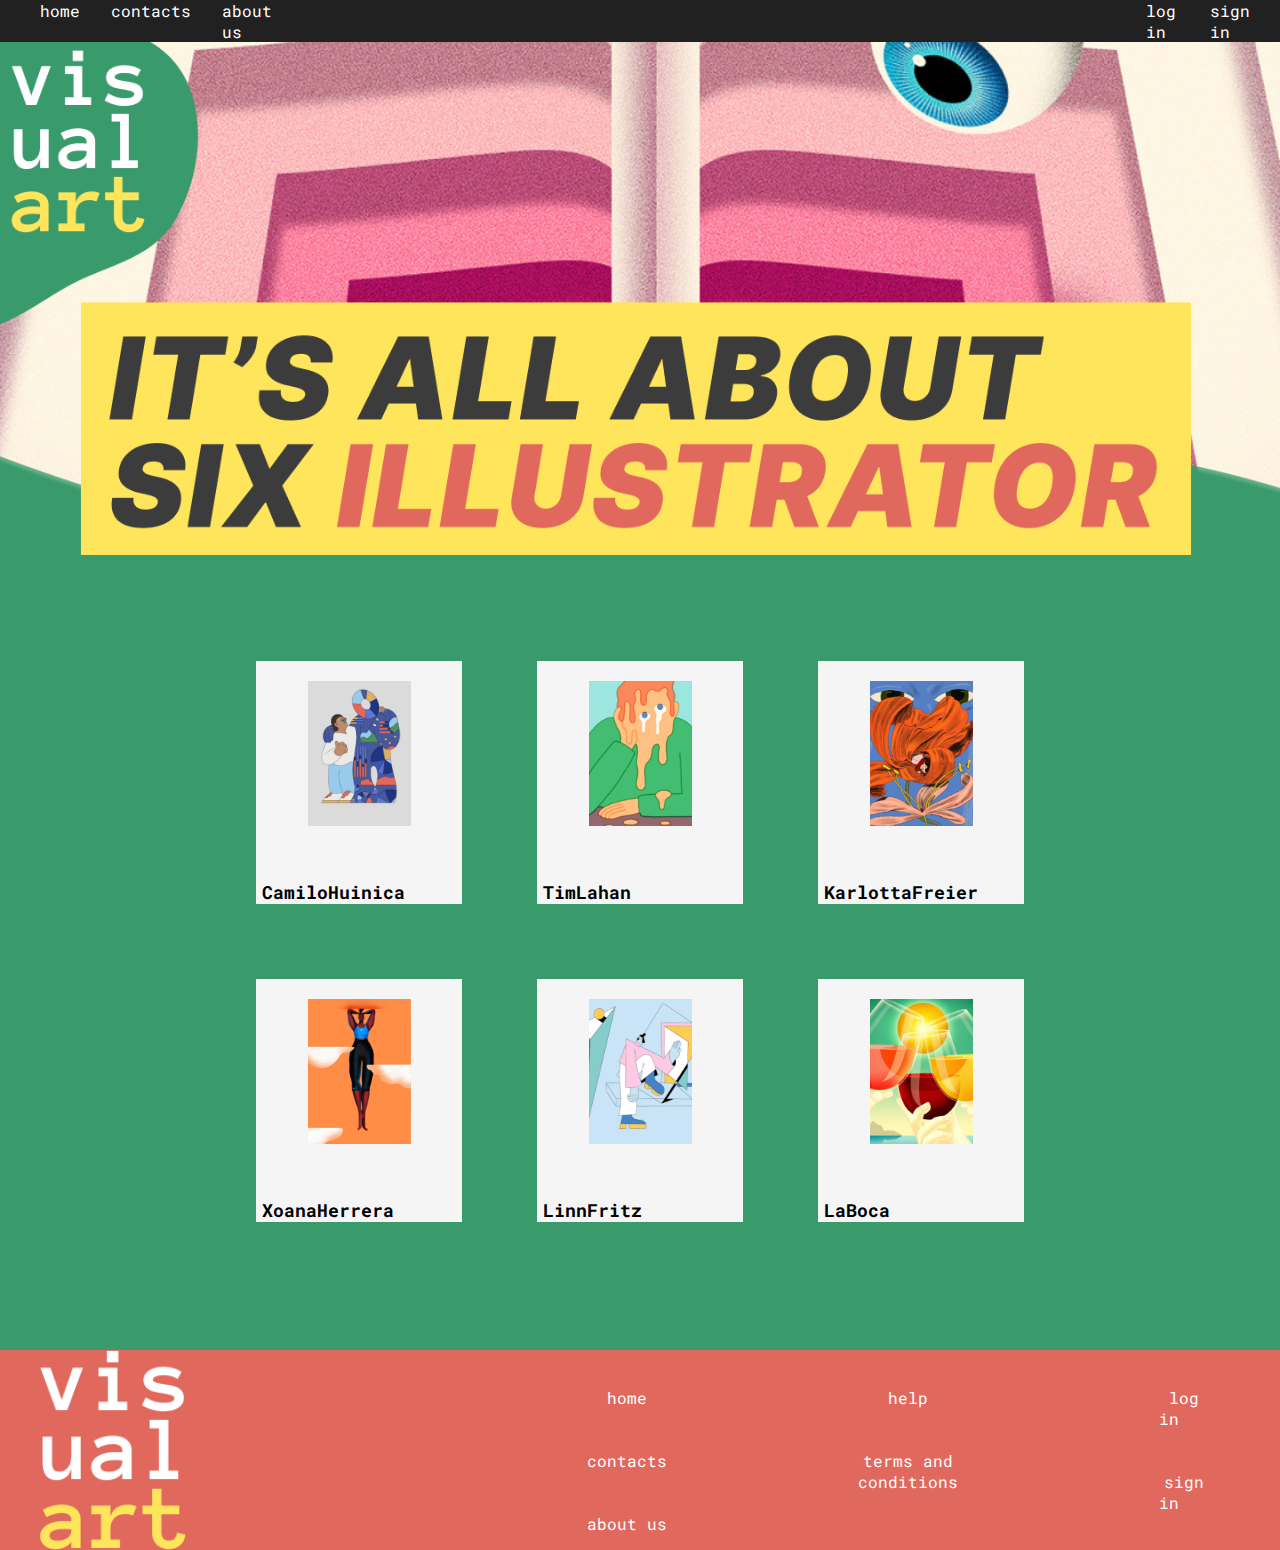
<file: index.html>
<!DOCTYPE html>
<html lang="en">
<head>
   
    <meta charset="UTF-8">
    <meta name="viewport" content="width=device-width, initial-scale=1.0">
        <title>Illustratori del mondo</title>
        <meta name="decription" content="Homepage">
        <meta name="author" content="Filippo Marchì">
        <meta name="keywords" content="Arte, illustrazioni e design">
        <link rel="stylesheet" href="css/stile.css">
        <link rel="preconnect" href="https://fonts.googleapis.com">
        <link rel="preconnect" href="https://fonts.gstatic.com" crossorigin>
        <link href="https://fonts.googleapis.com/css2?family=Roboto+Mono:ital,wght@0,100..700;1,100..700&display=swap" rel="stylesheet">
</head>

<body>
    <header>
       
        
    <nav>
        <ul>
            <li><a href="#">home</a></li>
            <li><a href="#">contacts</a></li>
            <li><a href="aboutus.html">about us</a></li>
            
            &nbsp;&nbsp;&nbsp;&nbsp;&nbsp;&nbsp;&nbsp;&nbsp;&nbsp;&nbsp;&nbsp;&nbsp;&nbsp;&nbsp;&nbsp;&nbsp;&nbsp;&nbsp;&nbsp;&nbsp;&nbsp;&nbsp;&nbsp;&nbsp;&nbsp;&nbsp;&nbsp;&nbsp;&nbsp;&nbsp;
            &nbsp;&nbsp;&nbsp;&nbsp;&nbsp;&nbsp;&nbsp;&nbsp;&nbsp;&nbsp;&nbsp;&nbsp;&nbsp;&nbsp;&nbsp;&nbsp;&nbsp;&nbsp;&nbsp;&nbsp;&nbsp;&nbsp;&nbsp;&nbsp;&nbsp;&nbsp;&nbsp;&nbsp;&nbsp;&nbsp;
            &nbsp;&nbsp;&nbsp;&nbsp;&nbsp;&nbsp;&nbsp;&nbsp;&nbsp;&nbsp;&nbsp;&nbsp;&nbsp;&nbsp;&nbsp;&nbsp;&nbsp;&nbsp;&nbsp;&nbsp;&nbsp;&nbsp;&nbsp;&nbsp;&nbsp;&nbsp;&nbsp;&nbsp;&nbsp;&nbsp;
            &nbsp;&nbsp;&nbsp;&nbsp;&nbsp;&nbsp;&nbsp;&nbsp;&nbsp;&nbsp;&nbsp;&nbsp;&nbsp;&nbsp;&nbsp;&nbsp;&nbsp;&nbsp;&nbsp;&nbsp;&nbsp;&nbsp;&nbsp;&nbsp;&nbsp;&nbsp;&nbsp;&nbsp;&nbsp;&nbsp;
            &nbsp;&nbsp;&nbsp;&nbsp;&nbsp;&nbsp;&nbsp;&nbsp;&nbsp;&nbsp;&nbsp;&nbsp;&nbsp;&nbsp;&nbsp;&nbsp;&nbsp;&nbsp;&nbsp;&nbsp;&nbsp;&nbsp;&nbsp;&nbsp;&nbsp;&nbsp;&nbsp;&nbsp;&nbsp;&nbsp;
            &nbsp;&nbsp;&nbsp;&nbsp;&nbsp;&nbsp;&nbsp;&nbsp;&nbsp;&nbsp;&nbsp;&nbsp;&nbsp;&nbsp;&nbsp;&nbsp;&nbsp;&nbsp;&nbsp;&nbsp;&nbsp;&nbsp;&nbsp;&nbsp;&nbsp;&nbsp;&nbsp;&nbsp;&nbsp;&nbsp;
            &nbsp;&nbsp;&nbsp;&nbsp;&nbsp;&nbsp;&nbsp;&nbsp;&nbsp;&nbsp;&nbsp;&nbsp;&nbsp;&nbsp;&nbsp;&nbsp;&nbsp;&nbsp;&nbsp;&nbsp;&nbsp;&nbsp;&nbsp;&nbsp;&nbsp;&nbsp;&nbsp;&nbsp;&nbsp;&nbsp;
            &nbsp;&nbsp;&nbsp;&nbsp;&nbsp;&nbsp;&nbsp;&nbsp;&nbsp;&nbsp;&nbsp;&nbsp;&nbsp;&nbsp;&nbsp;&nbsp;&nbsp;&nbsp;&nbsp;&nbsp;&nbsp;&nbsp;&nbsp;&nbsp;&nbsp;&nbsp;&nbsp;&nbsp;&nbsp;&nbsp;
            &nbsp;&nbsp;&nbsp;&nbsp;&nbsp;&nbsp;&nbsp;&nbsp;&nbsp;&nbsp;&nbsp;&nbsp;&nbsp;&nbsp;&nbsp;&nbsp;&nbsp;&nbsp;&nbsp;&nbsp;&nbsp;&nbsp;&nbsp;&nbsp;&nbsp;&nbsp;&nbsp;&nbsp;&nbsp;&nbsp;
            &nbsp;&nbsp;&nbsp;&nbsp;&nbsp;&nbsp;&nbsp;&nbsp;&nbsp;&nbsp;&nbsp;&nbsp;&nbsp;&nbsp;&nbsp;&nbsp;&nbsp;&nbsp;&nbsp;&nbsp;&nbsp;&nbsp;&nbsp;

            <li><a href="#">log in</a></li>
            <li><a href="#">sign in</a></li>
        </ul>
    </nav>

</header>

<main>
    <img src="immagini/header_homepage.png" width="100%">
  
    <section class="card">
   
        <div>
            <a href="huininca.html"><img src="immagini/huinica.png"></a>
            <h3>CamiloHuinica</h3>
            
        </div>

        <div>
            <a href="lahan.html"><img src="immagini/lahan.png"></a>
            <h3>TimLahan</h3>
            
        </div>

        <div>
            <a href="freier.html"><img src="immagini/freier.png"></a>
            <h3>KarlottaFreier</h3>
           
        </div>

        <div>
            <a href="herrera.html"><img src="immagini/herrera.png"></a>
            <h3>XoanaHerrera</h3>
           
        </div>

        <div>
            <a href="fritz.html"><img src="immagini/fritz.png"></a>
            <h3>LinnFritz</h3>
            
        </div>

        <div>
            <a href="laboca.html"><img src="immagini/laboca.png"></a>
            <h3>LaBoca</h3>
           
        </div>
    

    </section>

</main>


<footer>
   
    <section>
       
    <section class="Testofooter"> 

<nav>
<ul>

    <img src="immagini/logo.png" width="160px" height="200px" >
    <p style="margin-left:400px"><a href="#"><br>home</a> <br><br><br><a href="">contacts</a><br><br><br><a href="aboutus.html">about us</a></p>
    <p style="margin-left:160px"><br> <a href="#">help</a><br><br><br> <a href="#">terms and </a><br><a href="#"> conditions </a> </p>
    <p style="margin-left:160px"><br><a href="#">log in</a><br><br><br><a href="#">sign in</a></p>
    <p style="margin-left:160px"><br><a href="#">instagram</a><br><br><br><a href="#">facebook</a></p>

</ul>
</nav>
</section>


</footer>

</body>
</html>
</file>
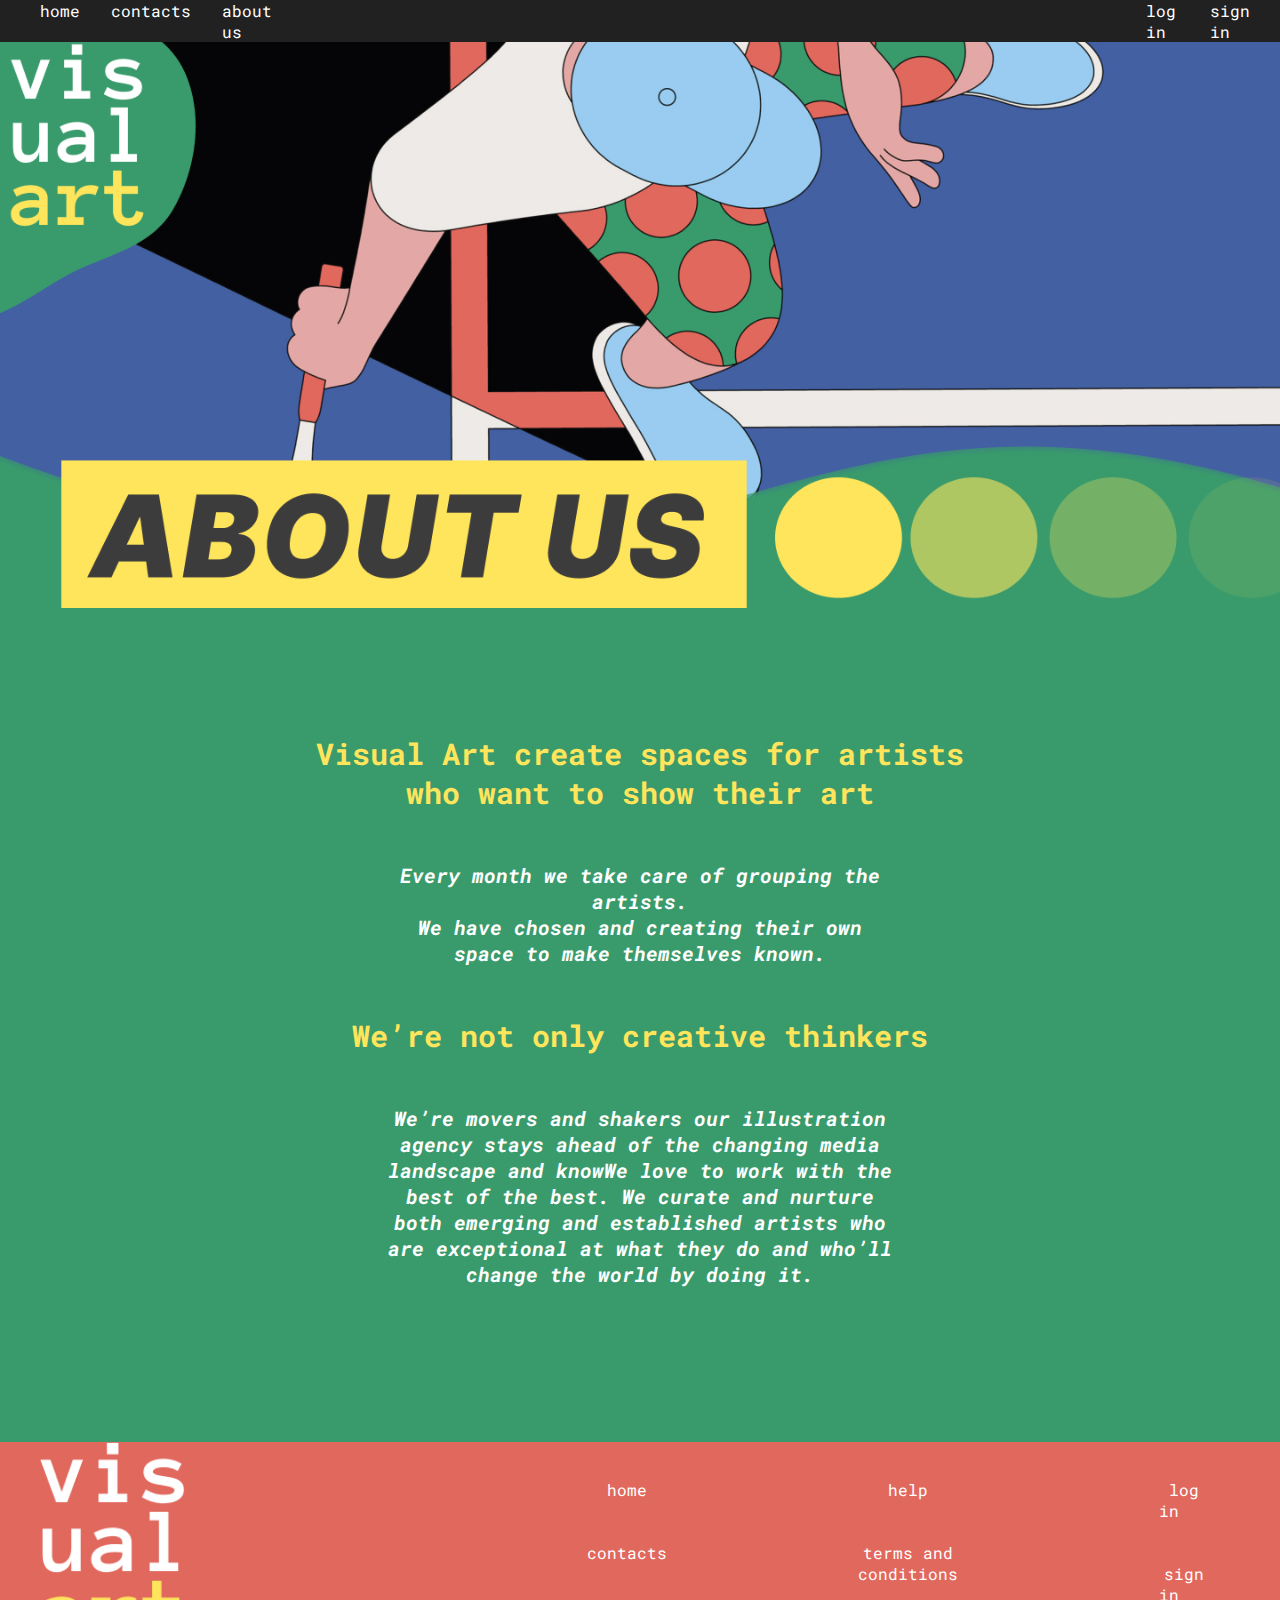
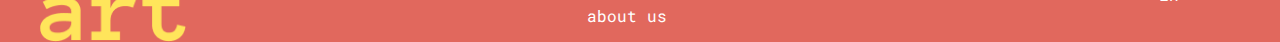
<file: aboutus.html>
<!DOCTYPE html>
<html lang="en">
<head>
   
    <meta charset="UTF-8">
    <meta name="viewport" content="width=device-width, initial-scale=1.0">
        <title>Illustratori del mondo</title>
        <meta name="decription" content="about us">
        <meta name="author" content="Filippo Marchì">
        <meta name="keywords" content="Arte, illustrazioni e design">
        <link rel="stylesheet" href="css/stile.css">
        <link rel="preconnect" href="https://fonts.googleapis.com">
        <link rel="preconnect" href="https://fonts.gstatic.com" crossorigin>
        <link href="https://fonts.googleapis.com/css2?family=Roboto+Mono:ital,wght@0,100..700;1,100..700&display=swap" rel="stylesheet">

</head>

<body>
    <header>
  
        <nav>
            <ul>
                <li><a href="index.html">home</a></li>
                <li><a href="#">contacts</a></li>
                <li><a href="#">about us</a></li>
                &nbsp;&nbsp;&nbsp;&nbsp;&nbsp;&nbsp;&nbsp;&nbsp;&nbsp;&nbsp;&nbsp;&nbsp;&nbsp;&nbsp;&nbsp;&nbsp;&nbsp;&nbsp;&nbsp;&nbsp;&nbsp;&nbsp;&nbsp;&nbsp;&nbsp;&nbsp;&nbsp;&nbsp;&nbsp;&nbsp;
                &nbsp;&nbsp;&nbsp;&nbsp;&nbsp;&nbsp;&nbsp;&nbsp;&nbsp;&nbsp;&nbsp;&nbsp;&nbsp;&nbsp;&nbsp;&nbsp;&nbsp;&nbsp;&nbsp;&nbsp;&nbsp;&nbsp;&nbsp;&nbsp;&nbsp;&nbsp;&nbsp;&nbsp;&nbsp;&nbsp;
                &nbsp;&nbsp;&nbsp;&nbsp;&nbsp;&nbsp;&nbsp;&nbsp;&nbsp;&nbsp;&nbsp;&nbsp;&nbsp;&nbsp;&nbsp;&nbsp;&nbsp;&nbsp;&nbsp;&nbsp;&nbsp;&nbsp;&nbsp;&nbsp;&nbsp;&nbsp;&nbsp;&nbsp;&nbsp;&nbsp;
                &nbsp;&nbsp;&nbsp;&nbsp;&nbsp;&nbsp;&nbsp;&nbsp;&nbsp;&nbsp;&nbsp;&nbsp;&nbsp;&nbsp;&nbsp;&nbsp;&nbsp;&nbsp;&nbsp;&nbsp;&nbsp;&nbsp;&nbsp;&nbsp;&nbsp;&nbsp;&nbsp;&nbsp;&nbsp;&nbsp;
                &nbsp;&nbsp;&nbsp;&nbsp;&nbsp;&nbsp;&nbsp;&nbsp;&nbsp;&nbsp;&nbsp;&nbsp;&nbsp;&nbsp;&nbsp;&nbsp;&nbsp;&nbsp;&nbsp;&nbsp;&nbsp;&nbsp;&nbsp;&nbsp;&nbsp;&nbsp;&nbsp;&nbsp;&nbsp;&nbsp;
                &nbsp;&nbsp;&nbsp;&nbsp;&nbsp;&nbsp;&nbsp;&nbsp;&nbsp;&nbsp;&nbsp;&nbsp;&nbsp;&nbsp;&nbsp;&nbsp;&nbsp;&nbsp;&nbsp;&nbsp;&nbsp;&nbsp;&nbsp;&nbsp;&nbsp;&nbsp;&nbsp;&nbsp;&nbsp;&nbsp;
                &nbsp;&nbsp;&nbsp;&nbsp;&nbsp;&nbsp;&nbsp;&nbsp;&nbsp;&nbsp;&nbsp;&nbsp;&nbsp;&nbsp;&nbsp;&nbsp;&nbsp;&nbsp;&nbsp;&nbsp;&nbsp;&nbsp;&nbsp;&nbsp;&nbsp;&nbsp;&nbsp;&nbsp;&nbsp;&nbsp;
                &nbsp;&nbsp;&nbsp;&nbsp;&nbsp;&nbsp;&nbsp;&nbsp;&nbsp;&nbsp;&nbsp;&nbsp;&nbsp;&nbsp;&nbsp;&nbsp;&nbsp;&nbsp;&nbsp;&nbsp;&nbsp;&nbsp;&nbsp;&nbsp;&nbsp;&nbsp;&nbsp;&nbsp;&nbsp;&nbsp;
                &nbsp;&nbsp;&nbsp;&nbsp;&nbsp;&nbsp;&nbsp;&nbsp;&nbsp;&nbsp;&nbsp;&nbsp;&nbsp;&nbsp;&nbsp;&nbsp;&nbsp;&nbsp;&nbsp;&nbsp;&nbsp;&nbsp;&nbsp;&nbsp;&nbsp;&nbsp;&nbsp;&nbsp;&nbsp;&nbsp;
                &nbsp;&nbsp;&nbsp;&nbsp;&nbsp;&nbsp;&nbsp;&nbsp;&nbsp;&nbsp;&nbsp;&nbsp;&nbsp;&nbsp;&nbsp;&nbsp;&nbsp;&nbsp;&nbsp;&nbsp;&nbsp;&nbsp;&nbsp;
                <li><a href="#">log in</a></li>
                <li><a href="#">sign in</a></li>
            </ul>
        </nav>
    
       </header>

<main>

<img src="immagini/header_aboutus.png" width="100%">

<h5>Visual Art create spaces for artists <br> who want to show their art</h5> 
<h4>Every month we take care of grouping the artists.<br> We have chosen and creating their own space to 
    make themselves known.</h4> 
<h5>We’re not only creative thinkers</h5> 
<h4>We’re movers and shakers our illustration agency stays ahead of the changing media landscape and knowWe love to work with the best of the best.
    We curate and nurture both emerging and established artists who are exceptional at what they do and who’ll change the world by doing it.
    </h4>

 

</main>


<footer>
    <section>
       
        <section class="Testofooter"> 
    
    <nav>
    <ul>
    
        <img src="immagini/logo.png" width="160px" height="200px" >
        <p style="margin-left:400px"><a href="index.html"><br>home</a> <br><br><br><a href="">contacts</a><br><br><br><a href="aboutus.html">about us</a></p>
        <p style="margin-left:160px"><br> <a href="#">help</a><br><br><br> <a href="#">terms and </a><br><a href="#"> conditions </a> </p>
        <p style="margin-left:160px"><br><a href="#">log in</a><br><br><br><a href="#">sign in</a></p>
        <p style="margin-left:160px"><br><a href="#">instagram</a><br><br><br><a href="#">facebook</a></p>
    
    </ul>
    </nav>
    </section>


</footer>

</body>
</html>
</file>
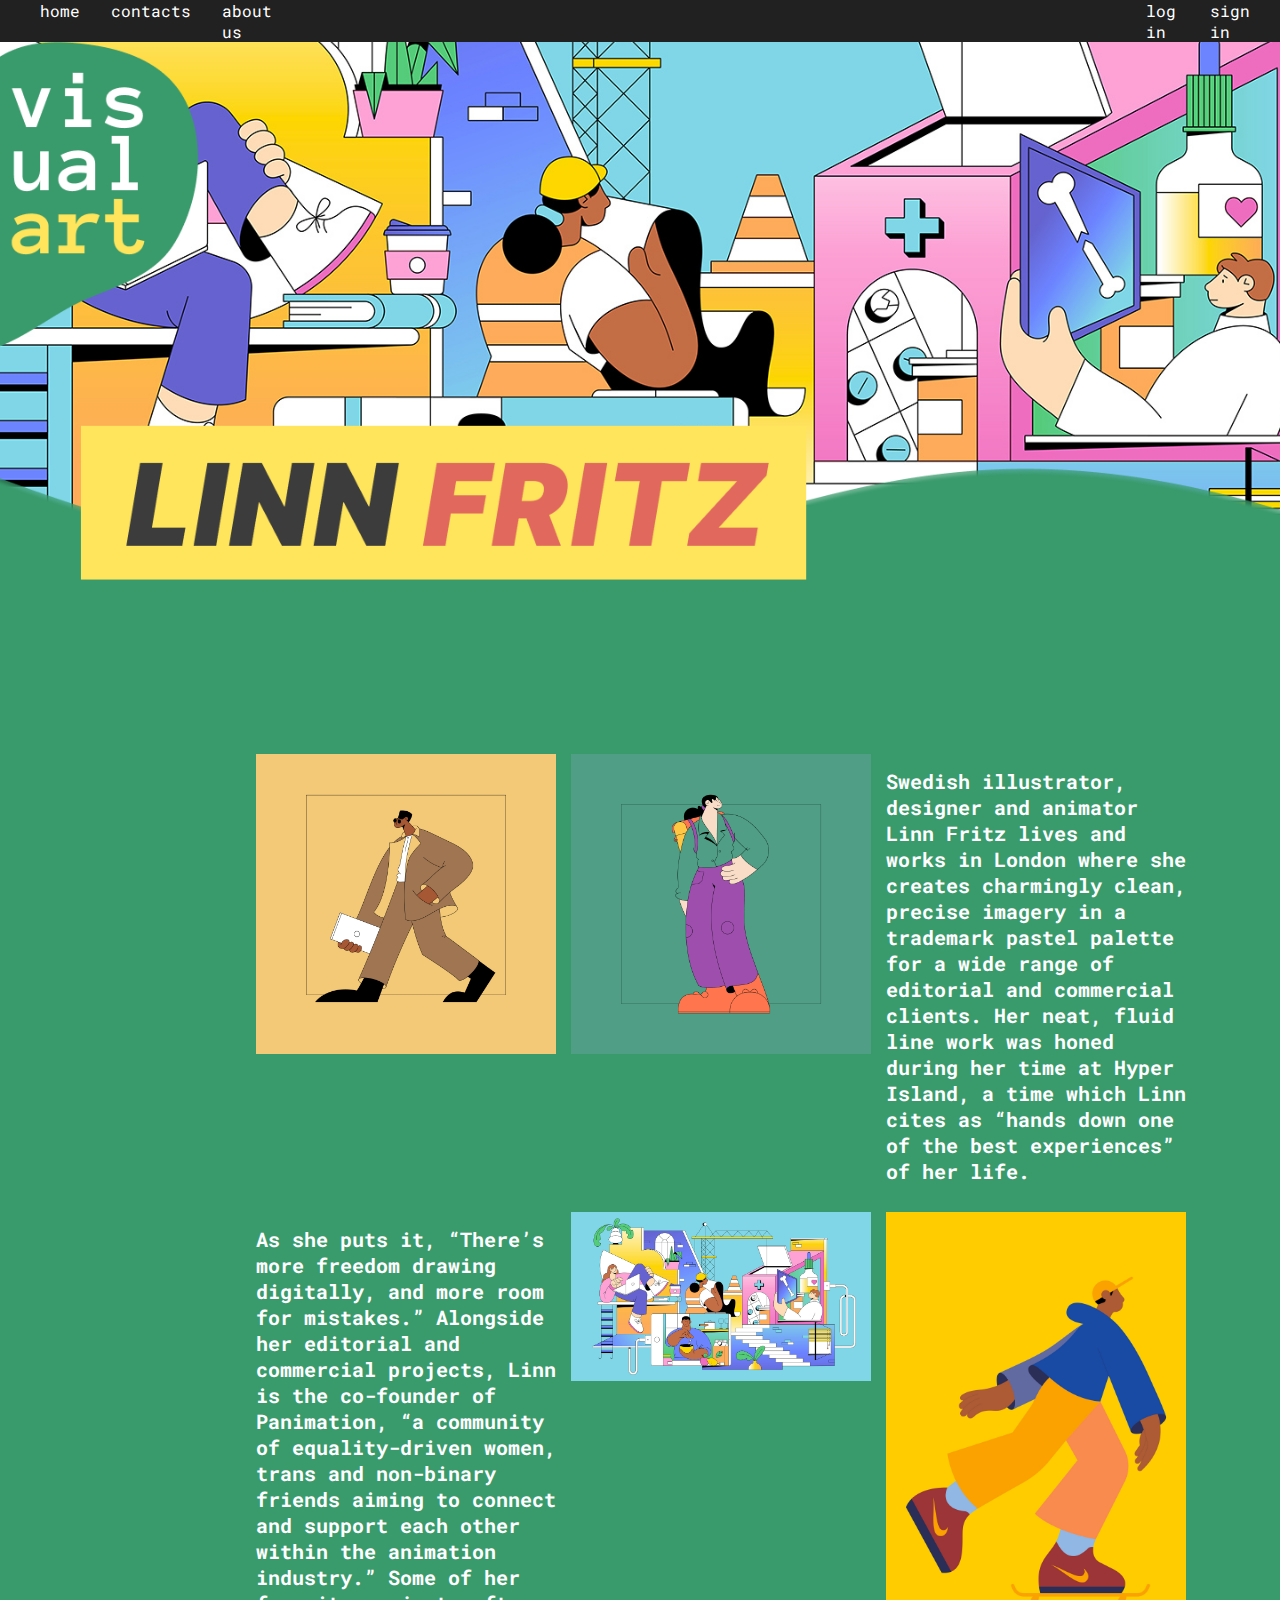
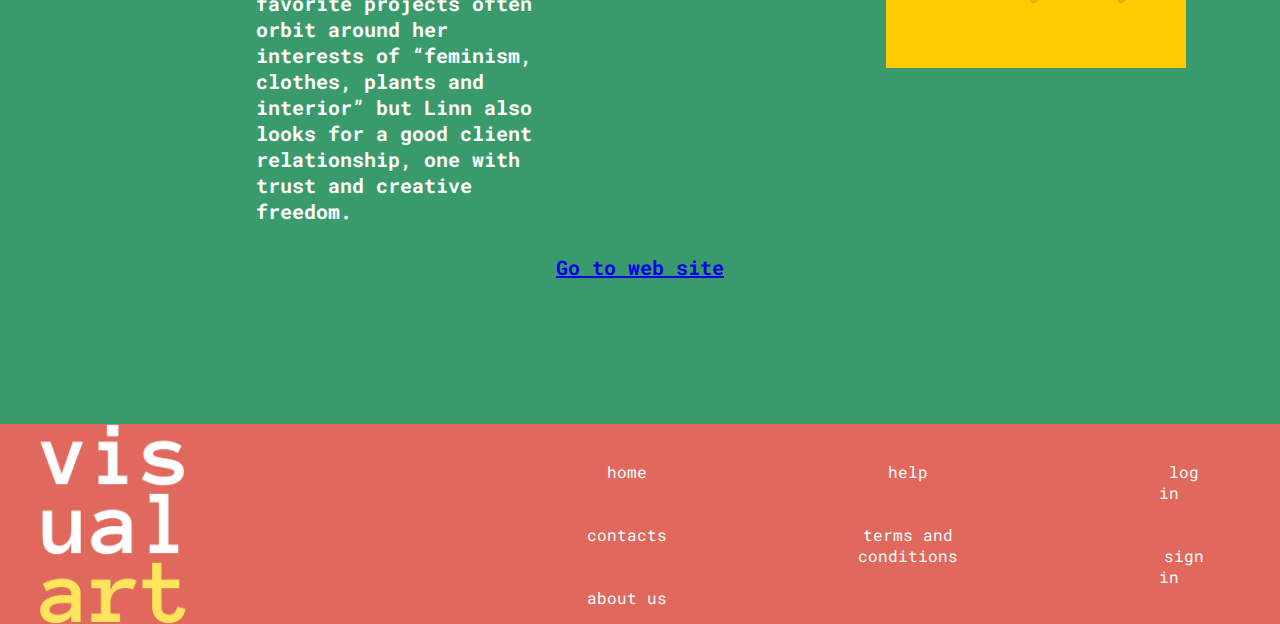
<file: fritz.html>
<!DOCTYPE html>
<html lang="en">
<head>
   
    <meta charset="UTF-8">
    <meta name="viewport" content="width=device-width, initial-scale=1.0">
        <title>Illustratori del mondo</title>
        <meta name="decription" content="Fritz">
        <meta name="author" content="Filippo Marchì">
        <meta name="keywords" content="Arte, illustrazioni e design">
        <link rel="stylesheet" href="css/stile.css">
        <link rel="preconnect" href="https://fonts.googleapis.com">
        <link rel="preconnect" href="https://fonts.gstatic.com" crossorigin>
        <link href="https://fonts.googleapis.com/css2?family=Roboto+Mono:ital,wght@0,100..700;1,100..700&display=swap" rel="stylesheet">

</head>

<body>
    <header>
  
        <nav>
            <ul>
                <li><a href="index.html">home</a></li>
                <li><a href="#">contacts</a></li>
                <li><a href="#">about us</a></li>
                &nbsp;&nbsp;&nbsp;&nbsp;&nbsp;&nbsp;&nbsp;&nbsp;&nbsp;&nbsp;&nbsp;&nbsp;&nbsp;&nbsp;&nbsp;&nbsp;&nbsp;&nbsp;&nbsp;&nbsp;&nbsp;&nbsp;&nbsp;&nbsp;&nbsp;&nbsp;&nbsp;&nbsp;&nbsp;&nbsp;
                &nbsp;&nbsp;&nbsp;&nbsp;&nbsp;&nbsp;&nbsp;&nbsp;&nbsp;&nbsp;&nbsp;&nbsp;&nbsp;&nbsp;&nbsp;&nbsp;&nbsp;&nbsp;&nbsp;&nbsp;&nbsp;&nbsp;&nbsp;&nbsp;&nbsp;&nbsp;&nbsp;&nbsp;&nbsp;&nbsp;
                &nbsp;&nbsp;&nbsp;&nbsp;&nbsp;&nbsp;&nbsp;&nbsp;&nbsp;&nbsp;&nbsp;&nbsp;&nbsp;&nbsp;&nbsp;&nbsp;&nbsp;&nbsp;&nbsp;&nbsp;&nbsp;&nbsp;&nbsp;&nbsp;&nbsp;&nbsp;&nbsp;&nbsp;&nbsp;&nbsp;
                &nbsp;&nbsp;&nbsp;&nbsp;&nbsp;&nbsp;&nbsp;&nbsp;&nbsp;&nbsp;&nbsp;&nbsp;&nbsp;&nbsp;&nbsp;&nbsp;&nbsp;&nbsp;&nbsp;&nbsp;&nbsp;&nbsp;&nbsp;&nbsp;&nbsp;&nbsp;&nbsp;&nbsp;&nbsp;&nbsp;
                &nbsp;&nbsp;&nbsp;&nbsp;&nbsp;&nbsp;&nbsp;&nbsp;&nbsp;&nbsp;&nbsp;&nbsp;&nbsp;&nbsp;&nbsp;&nbsp;&nbsp;&nbsp;&nbsp;&nbsp;&nbsp;&nbsp;&nbsp;&nbsp;&nbsp;&nbsp;&nbsp;&nbsp;&nbsp;&nbsp;
                &nbsp;&nbsp;&nbsp;&nbsp;&nbsp;&nbsp;&nbsp;&nbsp;&nbsp;&nbsp;&nbsp;&nbsp;&nbsp;&nbsp;&nbsp;&nbsp;&nbsp;&nbsp;&nbsp;&nbsp;&nbsp;&nbsp;&nbsp;&nbsp;&nbsp;&nbsp;&nbsp;&nbsp;&nbsp;&nbsp;
                &nbsp;&nbsp;&nbsp;&nbsp;&nbsp;&nbsp;&nbsp;&nbsp;&nbsp;&nbsp;&nbsp;&nbsp;&nbsp;&nbsp;&nbsp;&nbsp;&nbsp;&nbsp;&nbsp;&nbsp;&nbsp;&nbsp;&nbsp;&nbsp;&nbsp;&nbsp;&nbsp;&nbsp;&nbsp;&nbsp;
                &nbsp;&nbsp;&nbsp;&nbsp;&nbsp;&nbsp;&nbsp;&nbsp;&nbsp;&nbsp;&nbsp;&nbsp;&nbsp;&nbsp;&nbsp;&nbsp;&nbsp;&nbsp;&nbsp;&nbsp;&nbsp;&nbsp;&nbsp;&nbsp;&nbsp;&nbsp;&nbsp;&nbsp;&nbsp;&nbsp;
                &nbsp;&nbsp;&nbsp;&nbsp;&nbsp;&nbsp;&nbsp;&nbsp;&nbsp;&nbsp;&nbsp;&nbsp;&nbsp;&nbsp;&nbsp;&nbsp;&nbsp;&nbsp;&nbsp;&nbsp;&nbsp;&nbsp;&nbsp;&nbsp;&nbsp;&nbsp;&nbsp;&nbsp;&nbsp;&nbsp;
                &nbsp;&nbsp;&nbsp;&nbsp;&nbsp;&nbsp;&nbsp;&nbsp;&nbsp;&nbsp;&nbsp;&nbsp;&nbsp;&nbsp;&nbsp;&nbsp;&nbsp;&nbsp;&nbsp;&nbsp;&nbsp;&nbsp;&nbsp;
                <li><a href="#">log in</a></li>
                <li><a href="#">sign in</a></li>
            </ul>
        </nav>
    
       </header>


<main>

<img src="immagini/header_fritz.png" width="100%">

<section>
               
    <section class="Illustrazioni"> 

        <img src="immagini/fritz1.jpg" width="300px">
        <img src="immagini/fritz2.jpg" width="300px">

        <h1>Swedish illustrator, designer and animator Linn Fritz lives and works in London where she creates charmingly clean, precise imagery in a trademark pastel palette for a wide range of editorial and commercial clients. 

            Her neat, fluid line work was honed during her time at Hyper Island, a time which Linn cites as “hands down one of the best experiences” of her life. </h1>


            <h1> As she puts it, “There’s more freedom drawing digitally, and more room for mistakes.” Alongside her editorial and commercial projects, Linn is the co-founder of Panimation, “a community of equality-driven women,
            trans and non-binary friends aiming to connect and support each other within the animation industry.” 
            
            Some of her favorite projects often orbit around her interests of “feminism, clothes, plants and interior” but Linn also looks for a good client relationship, one with trust and creative freedom.</h1>
        <img src="immagini/fritz3.jpg" width="300px">
        <img src="immagini/fritz4.jpg" width="300px">

        

</section>  

<h2><a href="http://www.linnfritz.com/">Go to web site</a></h2>

</main>


<footer>
    <section>
       
        <section class="Testofooter"> 
    
    <nav>
    <ul>
    
        <img src="immagini/logo.png" width="160px" height="200px" >
        <p style="margin-left:400px"><a href="index.html"><br>home</a> <br><br><br><a href="">contacts</a><br><br><br><a href="aboutus.html">about us</a></p>
        <p style="margin-left:160px"><br> <a href="#">help</a><br><br><br> <a href="#">terms and </a><br><a href="#"> conditions </a> </p>
        <p style="margin-left:160px"><br><a href="#">log in</a><br><br><br><a href="#">sign in</a></p>
        <p style="margin-left:160px"><br><a href="#">instagram</a><br><br><br><a href="#">facebook</a></p>
    
    </ul>
    </nav>
    </section>


</footer>

</body>
</html>
</file>
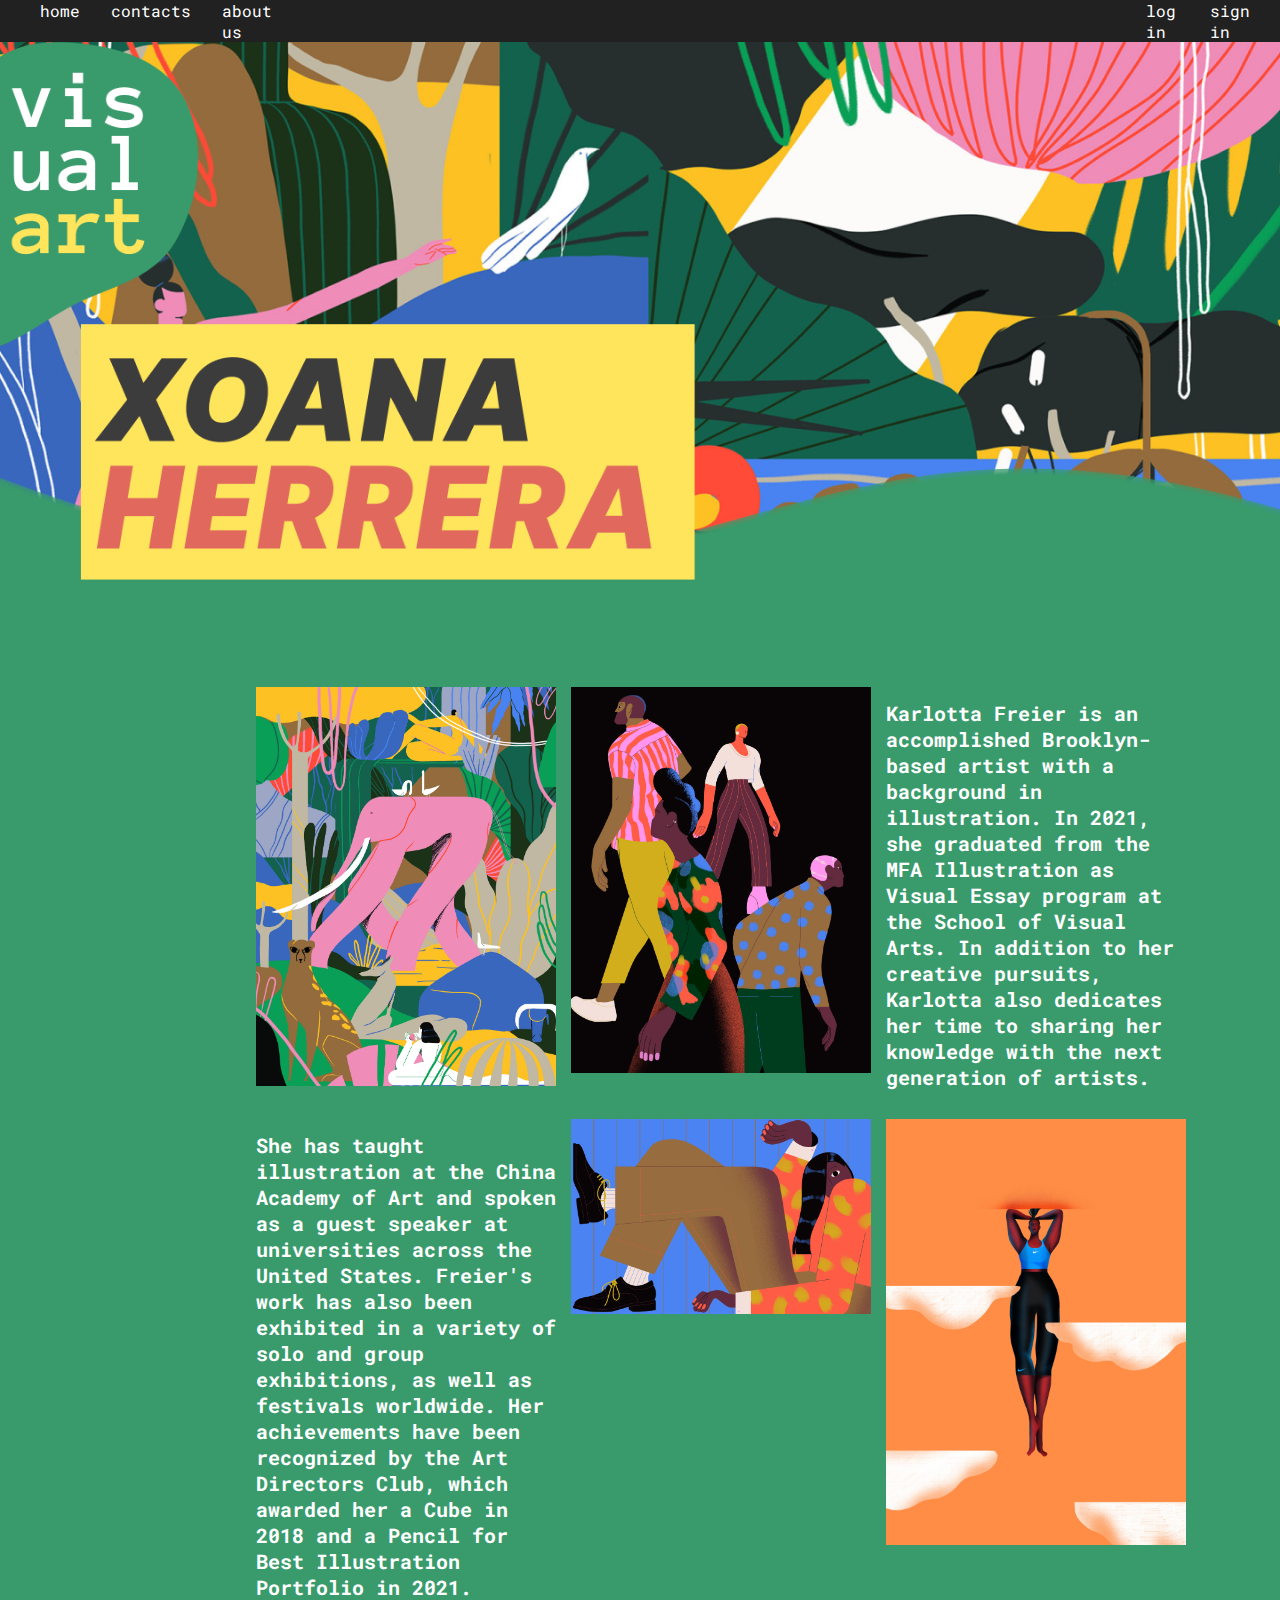
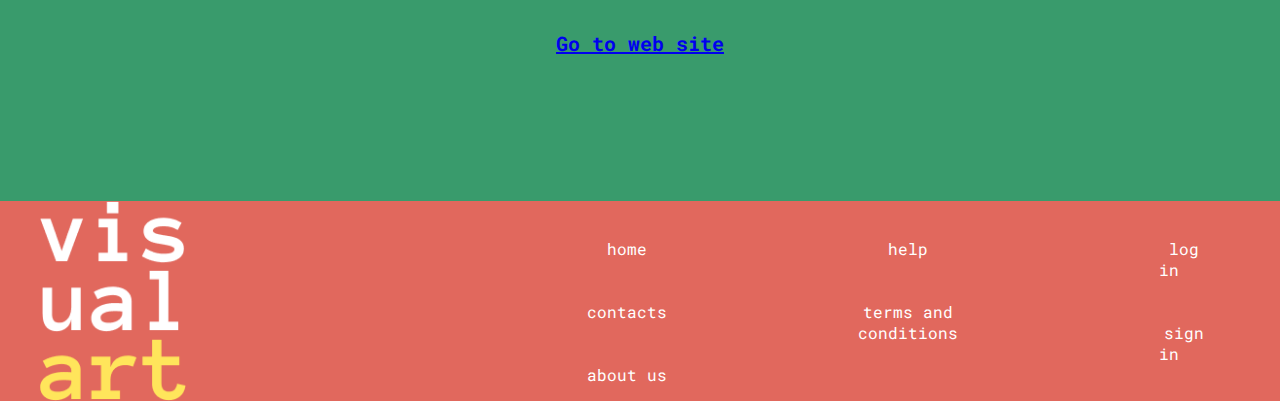
<file: herrera.html>
<!DOCTYPE html>
<html lang="en">
<head>
   
    <meta charset="UTF-8">
    <meta name="viewport" content="width=device-width, initial-scale=1.0">
        <title>Illustratori del mondo</title>
        <meta name="decription" content="herrera">
        <meta name="author" content="Filippo Marchì">
        <meta name="keywords" content="Arte, illustrazioni e design">
        <link rel="stylesheet" href="css/stile.css">
        <link rel="preconnect" href="https://fonts.googleapis.com">
        <link rel="preconnect" href="https://fonts.gstatic.com" crossorigin>
        <link href="https://fonts.googleapis.com/css2?family=Roboto+Mono:ital,wght@0,100..700;1,100..700&display=swap" rel="stylesheet">

</head>

<body>
    <header>
  
        <nav>
            <ul>
                <li><a href="index.html">home</a></li>
                <li><a href="#">contacts</a></li>
                <li><a href="#">about us</a></li>
                &nbsp;&nbsp;&nbsp;&nbsp;&nbsp;&nbsp;&nbsp;&nbsp;&nbsp;&nbsp;&nbsp;&nbsp;&nbsp;&nbsp;&nbsp;&nbsp;&nbsp;&nbsp;&nbsp;&nbsp;&nbsp;&nbsp;&nbsp;&nbsp;&nbsp;&nbsp;&nbsp;&nbsp;&nbsp;&nbsp;
                &nbsp;&nbsp;&nbsp;&nbsp;&nbsp;&nbsp;&nbsp;&nbsp;&nbsp;&nbsp;&nbsp;&nbsp;&nbsp;&nbsp;&nbsp;&nbsp;&nbsp;&nbsp;&nbsp;&nbsp;&nbsp;&nbsp;&nbsp;&nbsp;&nbsp;&nbsp;&nbsp;&nbsp;&nbsp;&nbsp;
                &nbsp;&nbsp;&nbsp;&nbsp;&nbsp;&nbsp;&nbsp;&nbsp;&nbsp;&nbsp;&nbsp;&nbsp;&nbsp;&nbsp;&nbsp;&nbsp;&nbsp;&nbsp;&nbsp;&nbsp;&nbsp;&nbsp;&nbsp;&nbsp;&nbsp;&nbsp;&nbsp;&nbsp;&nbsp;&nbsp;
                &nbsp;&nbsp;&nbsp;&nbsp;&nbsp;&nbsp;&nbsp;&nbsp;&nbsp;&nbsp;&nbsp;&nbsp;&nbsp;&nbsp;&nbsp;&nbsp;&nbsp;&nbsp;&nbsp;&nbsp;&nbsp;&nbsp;&nbsp;&nbsp;&nbsp;&nbsp;&nbsp;&nbsp;&nbsp;&nbsp;
                &nbsp;&nbsp;&nbsp;&nbsp;&nbsp;&nbsp;&nbsp;&nbsp;&nbsp;&nbsp;&nbsp;&nbsp;&nbsp;&nbsp;&nbsp;&nbsp;&nbsp;&nbsp;&nbsp;&nbsp;&nbsp;&nbsp;&nbsp;&nbsp;&nbsp;&nbsp;&nbsp;&nbsp;&nbsp;&nbsp;
                &nbsp;&nbsp;&nbsp;&nbsp;&nbsp;&nbsp;&nbsp;&nbsp;&nbsp;&nbsp;&nbsp;&nbsp;&nbsp;&nbsp;&nbsp;&nbsp;&nbsp;&nbsp;&nbsp;&nbsp;&nbsp;&nbsp;&nbsp;&nbsp;&nbsp;&nbsp;&nbsp;&nbsp;&nbsp;&nbsp;
                &nbsp;&nbsp;&nbsp;&nbsp;&nbsp;&nbsp;&nbsp;&nbsp;&nbsp;&nbsp;&nbsp;&nbsp;&nbsp;&nbsp;&nbsp;&nbsp;&nbsp;&nbsp;&nbsp;&nbsp;&nbsp;&nbsp;&nbsp;&nbsp;&nbsp;&nbsp;&nbsp;&nbsp;&nbsp;&nbsp;
                &nbsp;&nbsp;&nbsp;&nbsp;&nbsp;&nbsp;&nbsp;&nbsp;&nbsp;&nbsp;&nbsp;&nbsp;&nbsp;&nbsp;&nbsp;&nbsp;&nbsp;&nbsp;&nbsp;&nbsp;&nbsp;&nbsp;&nbsp;&nbsp;&nbsp;&nbsp;&nbsp;&nbsp;&nbsp;&nbsp;
                &nbsp;&nbsp;&nbsp;&nbsp;&nbsp;&nbsp;&nbsp;&nbsp;&nbsp;&nbsp;&nbsp;&nbsp;&nbsp;&nbsp;&nbsp;&nbsp;&nbsp;&nbsp;&nbsp;&nbsp;&nbsp;&nbsp;&nbsp;&nbsp;&nbsp;&nbsp;&nbsp;&nbsp;&nbsp;&nbsp;
                &nbsp;&nbsp;&nbsp;&nbsp;&nbsp;&nbsp;&nbsp;&nbsp;&nbsp;&nbsp;&nbsp;&nbsp;&nbsp;&nbsp;&nbsp;&nbsp;&nbsp;&nbsp;&nbsp;&nbsp;&nbsp;&nbsp;&nbsp;
                <li><a href="#">log in</a></li>
                <li><a href="#">sign in</a></li>
            </ul>
        </nav>
    
       </header>

<main>

   <img src="immagini/header_herrera.png" width="100%">

   <section>
               
    <section class="Illustrazioni"> 

        <img src="immagini/herrera1.jpg" width="300px">
        <img src="immagini/herrera2.jpg" width="300px">

        <h1>Karlotta Freier is an accomplished Brooklyn-based artist with a background in illustration.

            In 2021, she graduated from the MFA Illustration as Visual Essay program at the School of Visual Arts. 
            
            In addition to her creative pursuits, Karlotta also dedicates her time to sharing her knowledge with the next generation of artists.
            
            </h1>

            <h1>She has taught illustration at the China Academy of Art and spoken as a guest speaker at universities across the United States. 
            
                Freier's work has also been exhibited in a variety of solo and group exhibitions, as well as festivals worldwide.
                
                Her achievements have been recognized by the Art Directors Club, which awarded her a Cube in 2018 and a Pencil for Best Illustration Portfolio in 2021. </h1>
        <img src="immagini/herrera3.jpg" width="300px">
        <img src="immagini/herrera4.jpg" width="300px">
        
       
  
</section>  
   
   <h2><a href="https://www.carolinaherrera.com/ww/it/" >Go to web site</a></h2>

</main>


<footer>
    <section>
       
        <section class="Testofooter"> 
    
    <nav>
    <ul>
    
        <img src="immagini/logo.png" width="160px" height="200px" >
        <p style="margin-left:400px"><a href="index.html"><br>home</a> <br><br><br><a href="">contacts</a><br><br><br><a href="aboutus.html">about us</a></p>
        <p style="margin-left:160px"><br> <a href="#">help</a><br><br><br> <a href="#">terms and </a><br><a href="#"> conditions </a> </p>
        <p style="margin-left:160px"><br><a href="#">log in</a><br><br><br><a href="#">sign in</a></p>
        <p style="margin-left:160px"><br><a href="#">instagram</a><br><br><br><a href="#">facebook</a></p>
    
    </ul>
    </nav>
    </section>


</footer>

</body>
</html>
</file>
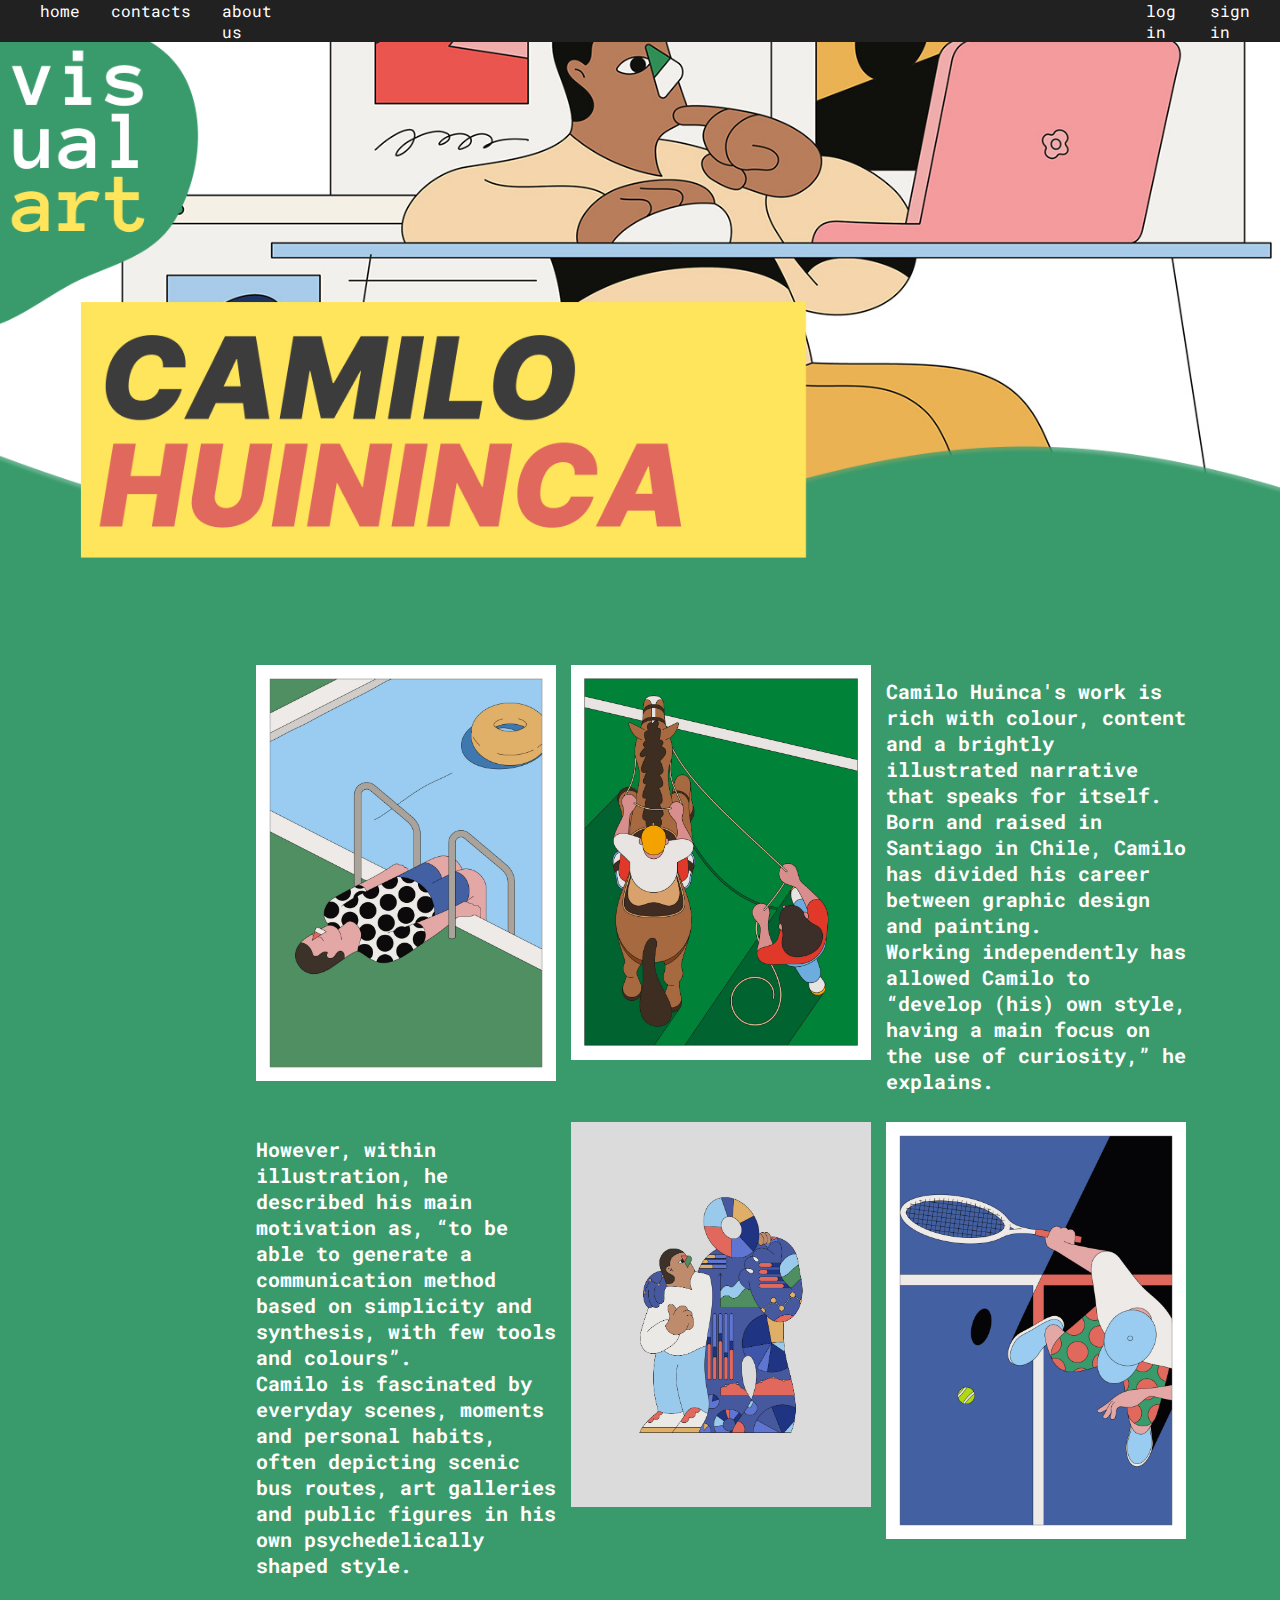
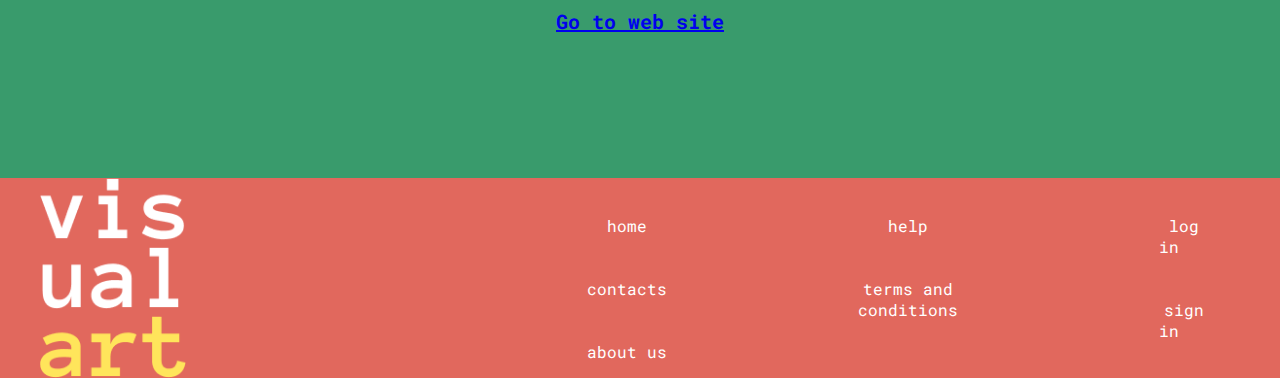
<file: huininca.html>
<!DOCTYPE html>
<html lang="en">
<head>
   
    <meta charset="UTF-8">
    <meta name="viewport" content="width=device-width, initial-scale=1.0">
        <title>Illustratori del mondo</title>
        <meta name="decription" content="Huininca">
        <meta name="author" content="Filippo Marchì">
        <meta name="keywords" content="Arte, illustrazioni e design">
        <link rel="stylesheet" href="css/stile.css">
        <link rel="preconnect" href="https://fonts.googleapis.com">
        <link rel="preconnect" href="https://fonts.gstatic.com" crossorigin>
        <link href="https://fonts.googleapis.com/css2?family=Roboto+Mono:ital,wght@0,100..700;1,100..700&display=swap" rel="stylesheet">

</head>

<body>
    <header>
  
        <nav>
            <ul>
                <li><a href="index.html">home</a></li>
                <li><a href="#">contacts</a></li>
                <li><a href="#">about us</a></li>
                &nbsp;&nbsp;&nbsp;&nbsp;&nbsp;&nbsp;&nbsp;&nbsp;&nbsp;&nbsp;&nbsp;&nbsp;&nbsp;&nbsp;&nbsp;&nbsp;&nbsp;&nbsp;&nbsp;&nbsp;&nbsp;&nbsp;&nbsp;&nbsp;&nbsp;&nbsp;&nbsp;&nbsp;&nbsp;&nbsp;
                &nbsp;&nbsp;&nbsp;&nbsp;&nbsp;&nbsp;&nbsp;&nbsp;&nbsp;&nbsp;&nbsp;&nbsp;&nbsp;&nbsp;&nbsp;&nbsp;&nbsp;&nbsp;&nbsp;&nbsp;&nbsp;&nbsp;&nbsp;&nbsp;&nbsp;&nbsp;&nbsp;&nbsp;&nbsp;&nbsp;
                &nbsp;&nbsp;&nbsp;&nbsp;&nbsp;&nbsp;&nbsp;&nbsp;&nbsp;&nbsp;&nbsp;&nbsp;&nbsp;&nbsp;&nbsp;&nbsp;&nbsp;&nbsp;&nbsp;&nbsp;&nbsp;&nbsp;&nbsp;&nbsp;&nbsp;&nbsp;&nbsp;&nbsp;&nbsp;&nbsp;
                &nbsp;&nbsp;&nbsp;&nbsp;&nbsp;&nbsp;&nbsp;&nbsp;&nbsp;&nbsp;&nbsp;&nbsp;&nbsp;&nbsp;&nbsp;&nbsp;&nbsp;&nbsp;&nbsp;&nbsp;&nbsp;&nbsp;&nbsp;&nbsp;&nbsp;&nbsp;&nbsp;&nbsp;&nbsp;&nbsp;
                &nbsp;&nbsp;&nbsp;&nbsp;&nbsp;&nbsp;&nbsp;&nbsp;&nbsp;&nbsp;&nbsp;&nbsp;&nbsp;&nbsp;&nbsp;&nbsp;&nbsp;&nbsp;&nbsp;&nbsp;&nbsp;&nbsp;&nbsp;&nbsp;&nbsp;&nbsp;&nbsp;&nbsp;&nbsp;&nbsp;
                &nbsp;&nbsp;&nbsp;&nbsp;&nbsp;&nbsp;&nbsp;&nbsp;&nbsp;&nbsp;&nbsp;&nbsp;&nbsp;&nbsp;&nbsp;&nbsp;&nbsp;&nbsp;&nbsp;&nbsp;&nbsp;&nbsp;&nbsp;&nbsp;&nbsp;&nbsp;&nbsp;&nbsp;&nbsp;&nbsp;
                &nbsp;&nbsp;&nbsp;&nbsp;&nbsp;&nbsp;&nbsp;&nbsp;&nbsp;&nbsp;&nbsp;&nbsp;&nbsp;&nbsp;&nbsp;&nbsp;&nbsp;&nbsp;&nbsp;&nbsp;&nbsp;&nbsp;&nbsp;&nbsp;&nbsp;&nbsp;&nbsp;&nbsp;&nbsp;&nbsp;
                &nbsp;&nbsp;&nbsp;&nbsp;&nbsp;&nbsp;&nbsp;&nbsp;&nbsp;&nbsp;&nbsp;&nbsp;&nbsp;&nbsp;&nbsp;&nbsp;&nbsp;&nbsp;&nbsp;&nbsp;&nbsp;&nbsp;&nbsp;&nbsp;&nbsp;&nbsp;&nbsp;&nbsp;&nbsp;&nbsp;
                &nbsp;&nbsp;&nbsp;&nbsp;&nbsp;&nbsp;&nbsp;&nbsp;&nbsp;&nbsp;&nbsp;&nbsp;&nbsp;&nbsp;&nbsp;&nbsp;&nbsp;&nbsp;&nbsp;&nbsp;&nbsp;&nbsp;&nbsp;&nbsp;&nbsp;&nbsp;&nbsp;&nbsp;&nbsp;&nbsp;
                &nbsp;&nbsp;&nbsp;&nbsp;&nbsp;&nbsp;&nbsp;&nbsp;&nbsp;&nbsp;&nbsp;&nbsp;&nbsp;&nbsp;&nbsp;&nbsp;&nbsp;&nbsp;&nbsp;&nbsp;&nbsp;&nbsp;&nbsp;
                <li><a href="#">log in</a></li>
                <li><a href="#">sign in</a></li>
            </ul>
        </nav>
    
       </header>

<main>

<img src="immagini/header_huininca.png" width="100%">
     

<section>
       
    <section class="Illustrazioni"> 

        <img src="immagini/h1.jpg" width="300px">
        <img src="immagini/h2.jpg" width="300px">

        <h1>Camilo Huinca's work is rich with colour, content and a brightly illustrated narrative that speaks for itself. <br>
            Born and raised in Santiago in Chile, Camilo has divided his career between graphic design and painting. <br>
            Working independently has allowed Camilo to “develop (his) own style, having a main focus on the use of curiosity,” he explains.</h1>

            <h1> However, within illustration, he described his main motivation as, “to be able to generate a communication method based on simplicity and 
                synthesis, with few tools and  colours”. <br> Camilo is fascinated by everyday scenes, moments and personal habits, often depicting scenic bus routes, art
                galleries and public figures in his own psychedelically shaped style. </h1>
        <img src="immagini/h3.png" width="300px">
        <img src="immagini/h5.jpg" width="300px">
        
       
  
</section>  
   
   <h2><a href="https://agentpekka.com/artist/camilo-huinca/" >Go to web site</a></h2>



</main>


<footer>
    <section>
       
        <section class="Testofooter"> 
    
    <nav>
    <ul>
    
        <img src="immagini/logo.png" width="160px" height="200px" >
        <p style="margin-left:400px"><a href="index.html"><br>home</a> <br><br><br><a href="">contacts</a><br><br><br><a href="aboutus.html">about us</a></p>
        <p style="margin-left:160px"><br> <a href="#">help</a><br><br><br> <a href="#">terms and </a><br><a href="#"> conditions </a> </p>
        <p style="margin-left:160px"><br><a href="#">log in</a><br><br><br><a href="#">sign in</a></p>
        <p style="margin-left:160px"><br><a href="#">instagram</a><br><br><br><a href="#">facebook</a></p>
    
    </ul>
    </nav>
    </section>


</footer>

</body>
</html>
</file>
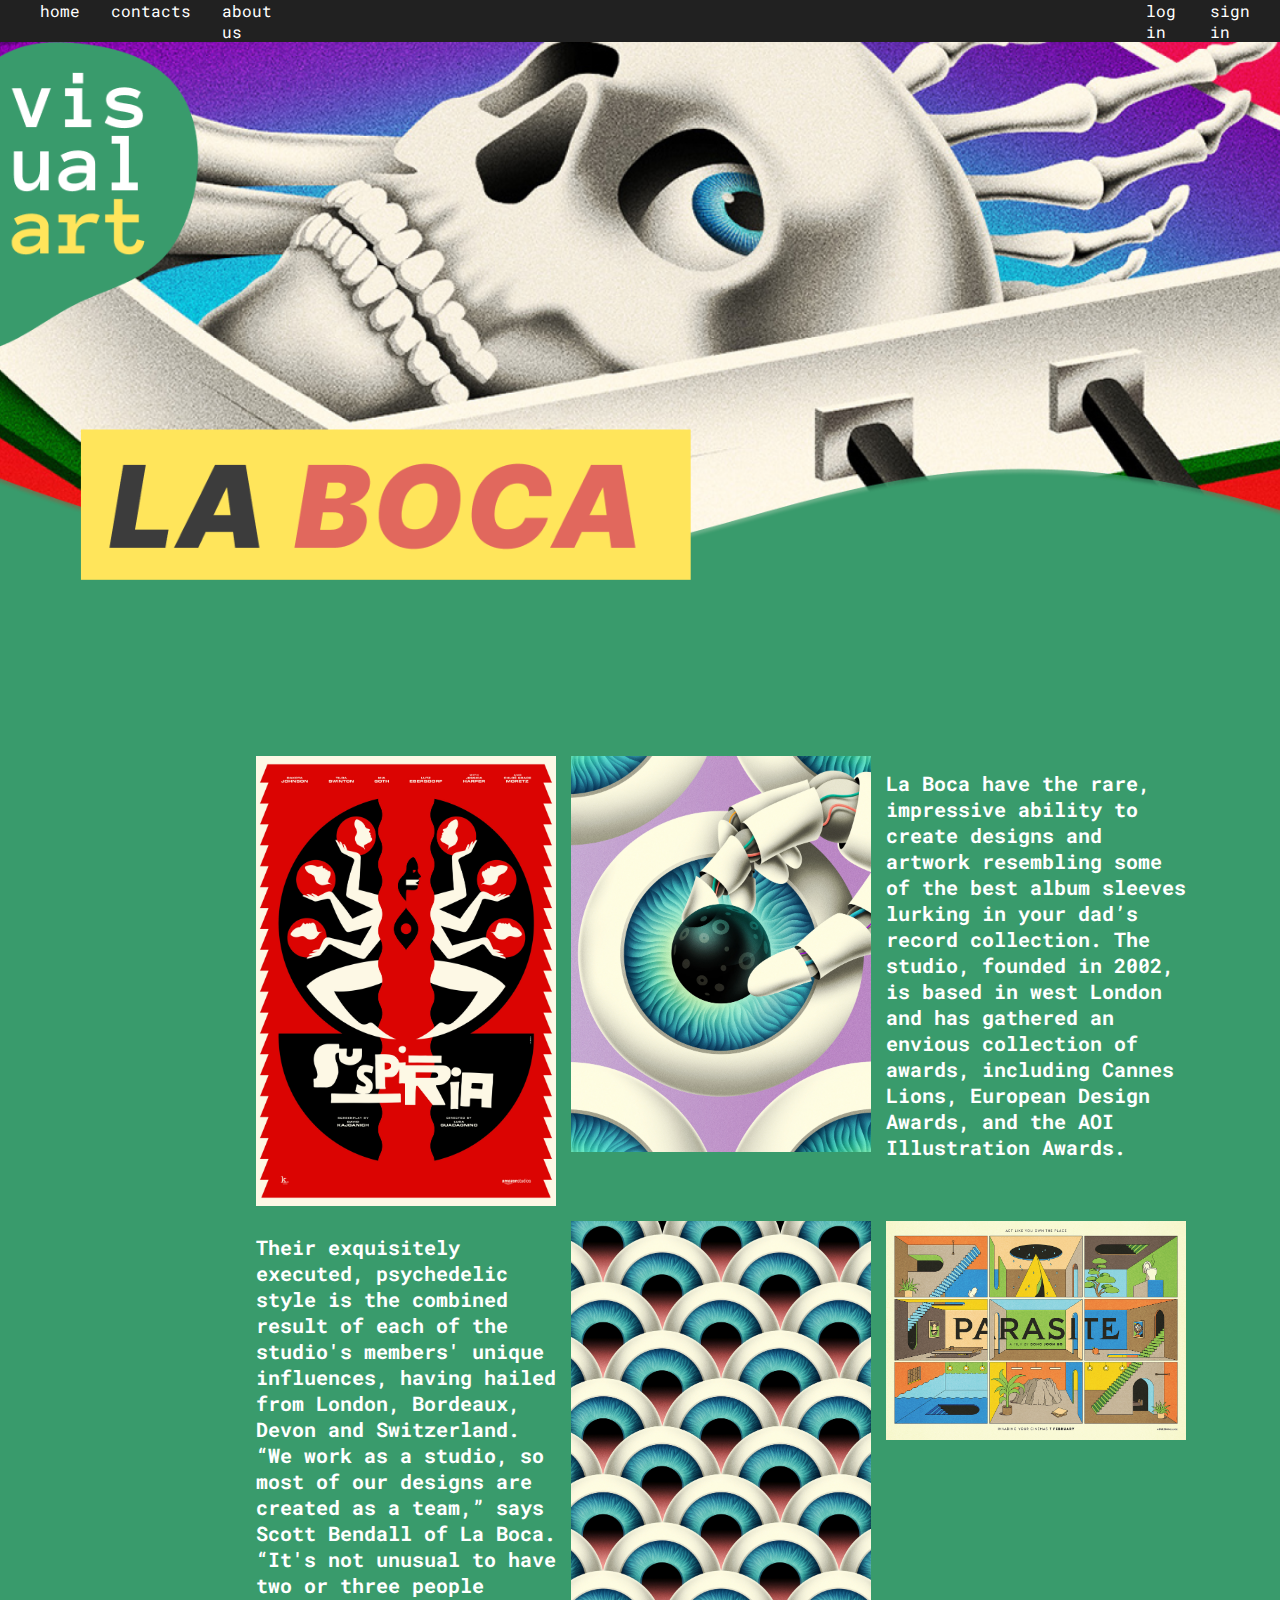
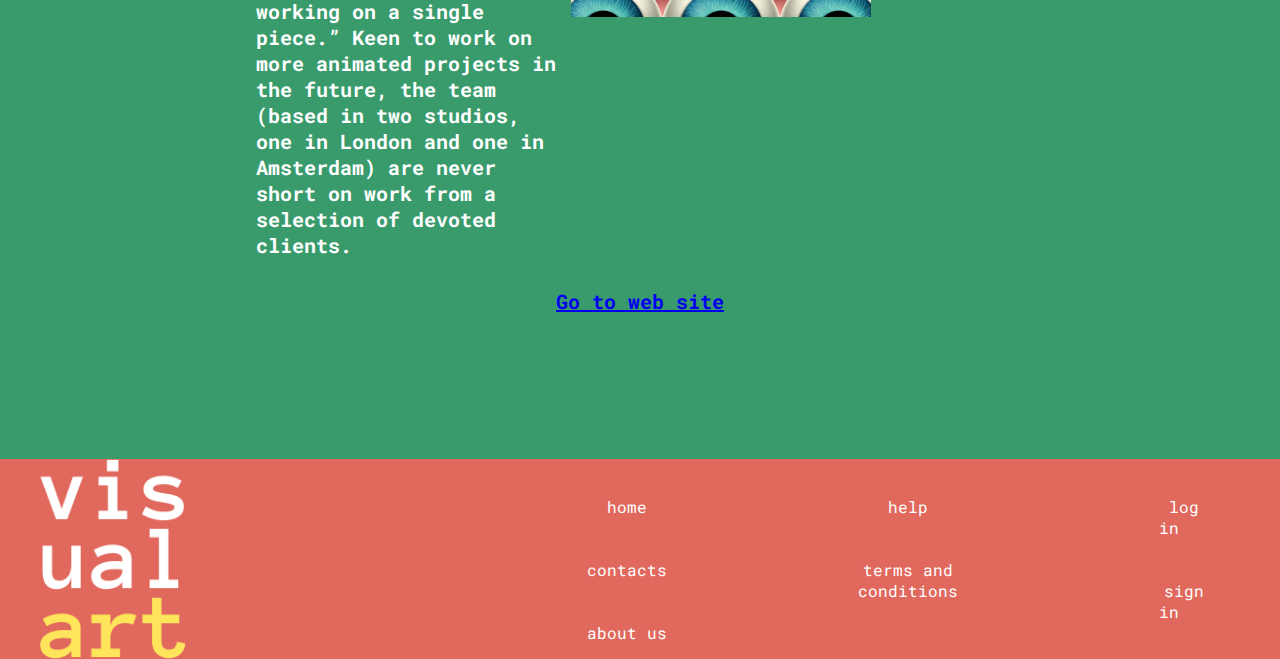
<file: laboca.html>
<!DOCTYPE html>
<html lang="en">
<head>
   
    <meta charset="UTF-8">
    <meta name="viewport" content="width=device-width, initial-scale=1.0">
        <title>Illustratori del mondo</title>
        <meta name="decription" content="La boca">
        <meta name="author" content="Filippo Marchì">
        <meta name="keywords" content="Arte, illustrazioni e design">
        <link rel="stylesheet" href="css/stile.css">
        <link rel="preconnect" href="https://fonts.googleapis.com">
        <link rel="preconnect" href="https://fonts.gstatic.com" crossorigin>
        <link href="https://fonts.googleapis.com/css2?family=Roboto+Mono:ital,wght@0,100..700;1,100..700&display=swap" rel="stylesheet">

</head>

<body>
    <header>
  
        <nav>
            <ul>
                <li><a href="index.html">home</a></li>
                <li><a href="#">contacts</a></li>
                <li><a href="#">about us</a></li>
                &nbsp;&nbsp;&nbsp;&nbsp;&nbsp;&nbsp;&nbsp;&nbsp;&nbsp;&nbsp;&nbsp;&nbsp;&nbsp;&nbsp;&nbsp;&nbsp;&nbsp;&nbsp;&nbsp;&nbsp;&nbsp;&nbsp;&nbsp;&nbsp;&nbsp;&nbsp;&nbsp;&nbsp;&nbsp;&nbsp;
                &nbsp;&nbsp;&nbsp;&nbsp;&nbsp;&nbsp;&nbsp;&nbsp;&nbsp;&nbsp;&nbsp;&nbsp;&nbsp;&nbsp;&nbsp;&nbsp;&nbsp;&nbsp;&nbsp;&nbsp;&nbsp;&nbsp;&nbsp;&nbsp;&nbsp;&nbsp;&nbsp;&nbsp;&nbsp;&nbsp;
                &nbsp;&nbsp;&nbsp;&nbsp;&nbsp;&nbsp;&nbsp;&nbsp;&nbsp;&nbsp;&nbsp;&nbsp;&nbsp;&nbsp;&nbsp;&nbsp;&nbsp;&nbsp;&nbsp;&nbsp;&nbsp;&nbsp;&nbsp;&nbsp;&nbsp;&nbsp;&nbsp;&nbsp;&nbsp;&nbsp;
                &nbsp;&nbsp;&nbsp;&nbsp;&nbsp;&nbsp;&nbsp;&nbsp;&nbsp;&nbsp;&nbsp;&nbsp;&nbsp;&nbsp;&nbsp;&nbsp;&nbsp;&nbsp;&nbsp;&nbsp;&nbsp;&nbsp;&nbsp;&nbsp;&nbsp;&nbsp;&nbsp;&nbsp;&nbsp;&nbsp;
                &nbsp;&nbsp;&nbsp;&nbsp;&nbsp;&nbsp;&nbsp;&nbsp;&nbsp;&nbsp;&nbsp;&nbsp;&nbsp;&nbsp;&nbsp;&nbsp;&nbsp;&nbsp;&nbsp;&nbsp;&nbsp;&nbsp;&nbsp;&nbsp;&nbsp;&nbsp;&nbsp;&nbsp;&nbsp;&nbsp;
                &nbsp;&nbsp;&nbsp;&nbsp;&nbsp;&nbsp;&nbsp;&nbsp;&nbsp;&nbsp;&nbsp;&nbsp;&nbsp;&nbsp;&nbsp;&nbsp;&nbsp;&nbsp;&nbsp;&nbsp;&nbsp;&nbsp;&nbsp;&nbsp;&nbsp;&nbsp;&nbsp;&nbsp;&nbsp;&nbsp;
                &nbsp;&nbsp;&nbsp;&nbsp;&nbsp;&nbsp;&nbsp;&nbsp;&nbsp;&nbsp;&nbsp;&nbsp;&nbsp;&nbsp;&nbsp;&nbsp;&nbsp;&nbsp;&nbsp;&nbsp;&nbsp;&nbsp;&nbsp;&nbsp;&nbsp;&nbsp;&nbsp;&nbsp;&nbsp;&nbsp;
                &nbsp;&nbsp;&nbsp;&nbsp;&nbsp;&nbsp;&nbsp;&nbsp;&nbsp;&nbsp;&nbsp;&nbsp;&nbsp;&nbsp;&nbsp;&nbsp;&nbsp;&nbsp;&nbsp;&nbsp;&nbsp;&nbsp;&nbsp;&nbsp;&nbsp;&nbsp;&nbsp;&nbsp;&nbsp;&nbsp;
                &nbsp;&nbsp;&nbsp;&nbsp;&nbsp;&nbsp;&nbsp;&nbsp;&nbsp;&nbsp;&nbsp;&nbsp;&nbsp;&nbsp;&nbsp;&nbsp;&nbsp;&nbsp;&nbsp;&nbsp;&nbsp;&nbsp;&nbsp;&nbsp;&nbsp;&nbsp;&nbsp;&nbsp;&nbsp;&nbsp;
                &nbsp;&nbsp;&nbsp;&nbsp;&nbsp;&nbsp;&nbsp;&nbsp;&nbsp;&nbsp;&nbsp;&nbsp;&nbsp;&nbsp;&nbsp;&nbsp;&nbsp;&nbsp;&nbsp;&nbsp;&nbsp;&nbsp;&nbsp;
                <li><a href="#">log in</a></li>
                <li><a href="#">sign in</a></li>
            </ul>
        </nav>
    
       </header>

<main>

<img src="immagini/header_laboca.png" width="100%">

<section>
               
    <section class="Illustrazioni"> 
        <img src="immagini/laboca4.jpg" width="300px">
        <img src="immagini/laboca2.jpg" width="300px">

        <h1>La Boca have the rare, impressive ability to create designs and artwork resembling some of the best album sleeves lurking in your dad’s record collection. 

            The studio, founded in 2002, is based in west London and has gathered an envious collection of awards, including Cannes Lions, European Design Awards, and the AOI Illustration Awards.</h1>


            <h1> Their exquisitely executed, psychedelic style is the combined result of each of the studio's members' unique influences, having hailed from London, Bordeaux, Devon and Switzerland. 
            
                “We work as a studio, so most of our designs are created as a team,” says Scott Bendall of La Boca. “It's not unusual to have two or three people working on a single piece.” 
                
                Keen to work on more animated projects in the future, the team (based in two studios, one in London and one in Amsterdam) are never short on work from a selection of devoted clients. </h1>
        <img src="immagini/laboca3.jpg" width="300px">
        <img src="immagini/laboca1.jpg" width="300px">

        

</section>  

<h2><a href="https://site.laboca.co.uk/">Go to web site</a></h2>

</main>


<footer>
    <section>
       
        <section class="Testofooter"> 
    
    <nav>
    <ul>
    
        <img src="immagini/logo.png" width="160px" height="200px" >
        <p style="margin-left:400px"><a href="index.html"><br>home</a> <br><br><br><a href="">contacts</a><br><br><br><a href="aboutus.html">about us</a></p>
        <p style="margin-left:160px"><br> <a href="#">help</a><br><br><br> <a href="#">terms and </a><br><a href="#"> conditions </a> </p>
        <p style="margin-left:160px"><br><a href="#">log in</a><br><br><br><a href="#">sign in</a></p>
        <p style="margin-left:160px"><br><a href="#">instagram</a><br><br><br><a href="#">facebook</a></p>
    
    </ul>
    </nav>
    </section>


</footer>

</body>
</html>
</file>
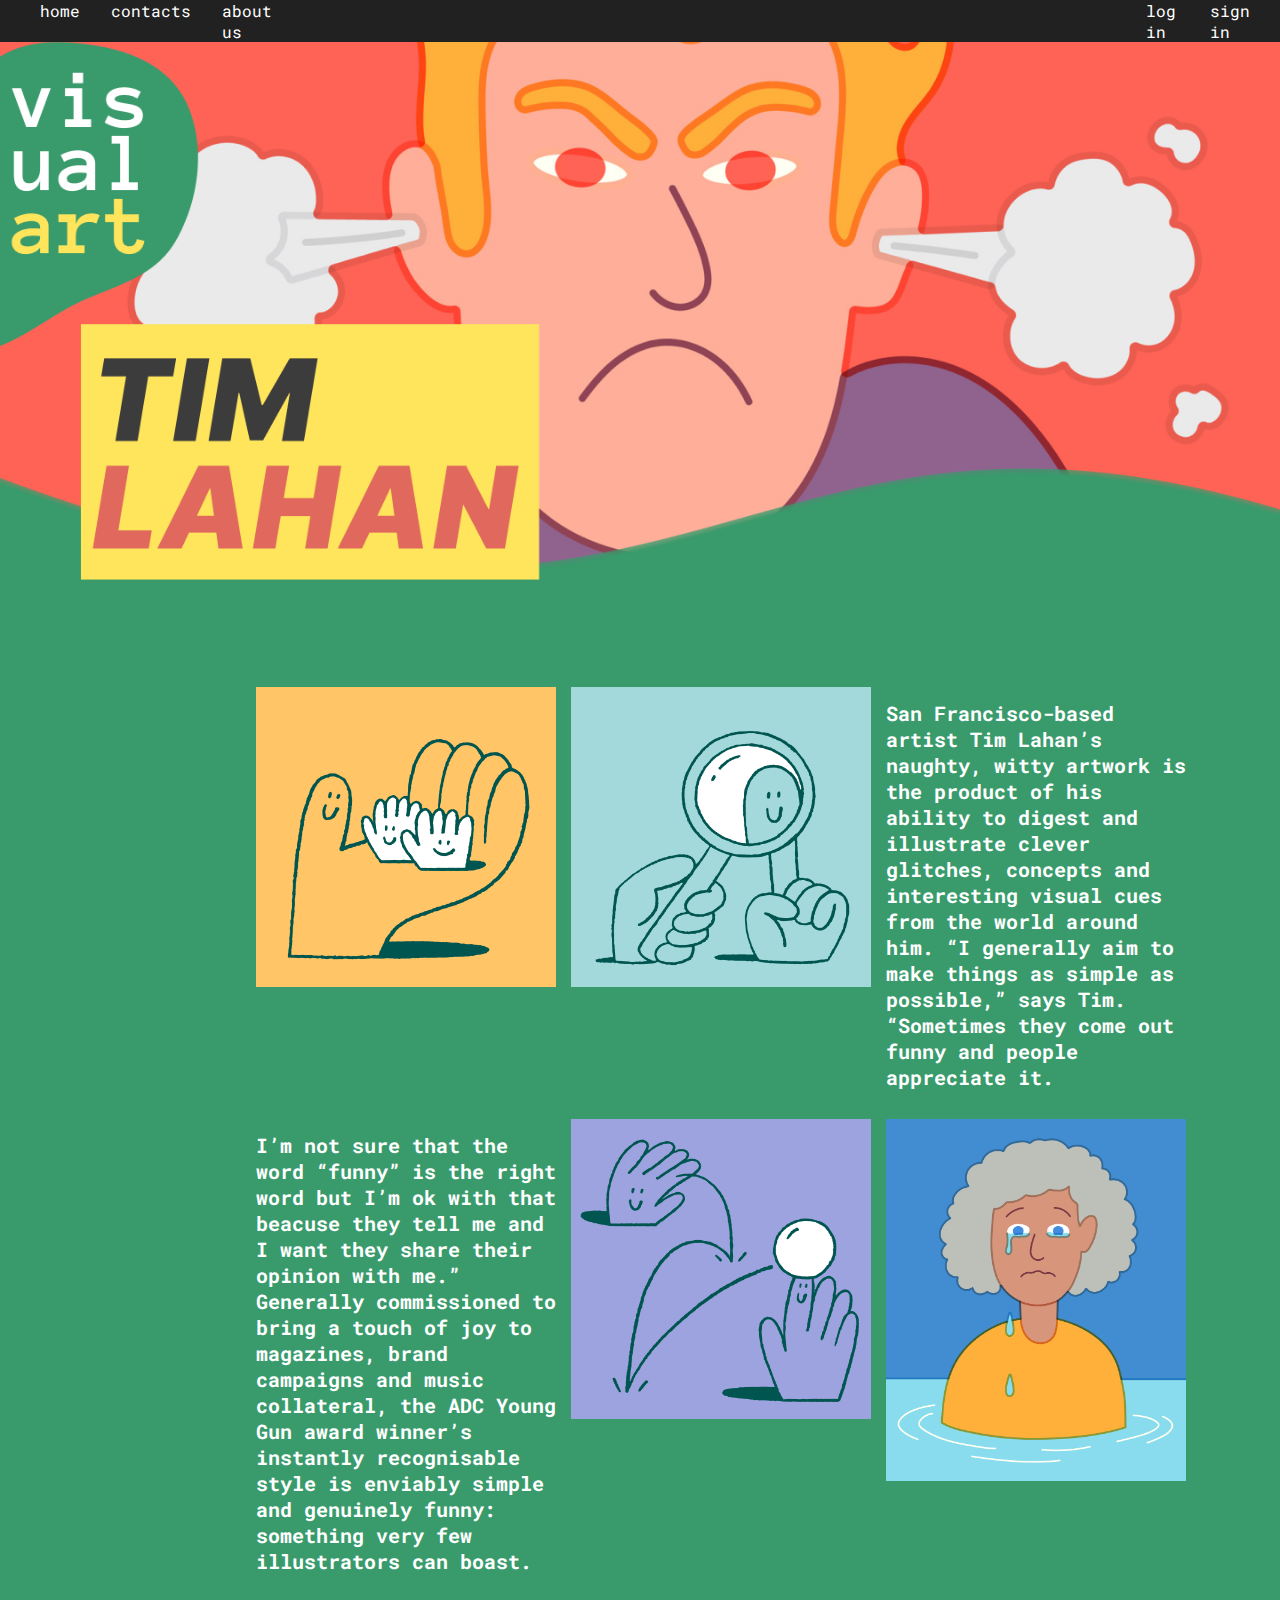
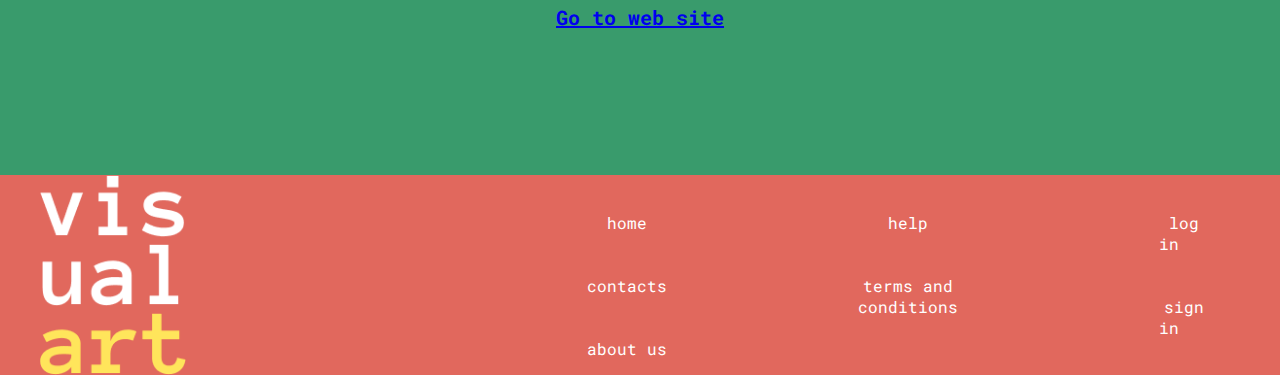
<file: lahan.html>
<!DOCTYPE html>
<html lang="en">
<head>
   
    <meta charset="UTF-8">
    <meta name="viewport" content="width=device-width, initial-scale=1.0">
        <title>Illustratori del mondo</title>
        <meta name="decription" content="Lahan">
        <meta name="author" content="Filippo Marchì">
        <meta name="keywords" content="Arte, illustrazioni e design">
        <link rel="stylesheet" href="css/stile.css">
        <link rel="preconnect" href="https://fonts.googleapis.com">
        <link rel="preconnect" href="https://fonts.gstatic.com" crossorigin>
        <link href="https://fonts.googleapis.com/css2?family=Roboto+Mono:ital,wght@0,100..700;1,100..700&display=swap" rel="stylesheet">

</head>

<body>
    <header>
  
        <nav>
            <ul>
                <li><a href="index.html">home</a></li>
                <li><a href="#">contacts</a></li>
                <li><a href="#">about us</a></li>
                &nbsp;&nbsp;&nbsp;&nbsp;&nbsp;&nbsp;&nbsp;&nbsp;&nbsp;&nbsp;&nbsp;&nbsp;&nbsp;&nbsp;&nbsp;&nbsp;&nbsp;&nbsp;&nbsp;&nbsp;&nbsp;&nbsp;&nbsp;&nbsp;&nbsp;&nbsp;&nbsp;&nbsp;&nbsp;&nbsp;
                &nbsp;&nbsp;&nbsp;&nbsp;&nbsp;&nbsp;&nbsp;&nbsp;&nbsp;&nbsp;&nbsp;&nbsp;&nbsp;&nbsp;&nbsp;&nbsp;&nbsp;&nbsp;&nbsp;&nbsp;&nbsp;&nbsp;&nbsp;&nbsp;&nbsp;&nbsp;&nbsp;&nbsp;&nbsp;&nbsp;
                &nbsp;&nbsp;&nbsp;&nbsp;&nbsp;&nbsp;&nbsp;&nbsp;&nbsp;&nbsp;&nbsp;&nbsp;&nbsp;&nbsp;&nbsp;&nbsp;&nbsp;&nbsp;&nbsp;&nbsp;&nbsp;&nbsp;&nbsp;&nbsp;&nbsp;&nbsp;&nbsp;&nbsp;&nbsp;&nbsp;
                &nbsp;&nbsp;&nbsp;&nbsp;&nbsp;&nbsp;&nbsp;&nbsp;&nbsp;&nbsp;&nbsp;&nbsp;&nbsp;&nbsp;&nbsp;&nbsp;&nbsp;&nbsp;&nbsp;&nbsp;&nbsp;&nbsp;&nbsp;&nbsp;&nbsp;&nbsp;&nbsp;&nbsp;&nbsp;&nbsp;
                &nbsp;&nbsp;&nbsp;&nbsp;&nbsp;&nbsp;&nbsp;&nbsp;&nbsp;&nbsp;&nbsp;&nbsp;&nbsp;&nbsp;&nbsp;&nbsp;&nbsp;&nbsp;&nbsp;&nbsp;&nbsp;&nbsp;&nbsp;&nbsp;&nbsp;&nbsp;&nbsp;&nbsp;&nbsp;&nbsp;
                &nbsp;&nbsp;&nbsp;&nbsp;&nbsp;&nbsp;&nbsp;&nbsp;&nbsp;&nbsp;&nbsp;&nbsp;&nbsp;&nbsp;&nbsp;&nbsp;&nbsp;&nbsp;&nbsp;&nbsp;&nbsp;&nbsp;&nbsp;&nbsp;&nbsp;&nbsp;&nbsp;&nbsp;&nbsp;&nbsp;
                &nbsp;&nbsp;&nbsp;&nbsp;&nbsp;&nbsp;&nbsp;&nbsp;&nbsp;&nbsp;&nbsp;&nbsp;&nbsp;&nbsp;&nbsp;&nbsp;&nbsp;&nbsp;&nbsp;&nbsp;&nbsp;&nbsp;&nbsp;&nbsp;&nbsp;&nbsp;&nbsp;&nbsp;&nbsp;&nbsp;
                &nbsp;&nbsp;&nbsp;&nbsp;&nbsp;&nbsp;&nbsp;&nbsp;&nbsp;&nbsp;&nbsp;&nbsp;&nbsp;&nbsp;&nbsp;&nbsp;&nbsp;&nbsp;&nbsp;&nbsp;&nbsp;&nbsp;&nbsp;&nbsp;&nbsp;&nbsp;&nbsp;&nbsp;&nbsp;&nbsp;
                &nbsp;&nbsp;&nbsp;&nbsp;&nbsp;&nbsp;&nbsp;&nbsp;&nbsp;&nbsp;&nbsp;&nbsp;&nbsp;&nbsp;&nbsp;&nbsp;&nbsp;&nbsp;&nbsp;&nbsp;&nbsp;&nbsp;&nbsp;&nbsp;&nbsp;&nbsp;&nbsp;&nbsp;&nbsp;&nbsp;
                &nbsp;&nbsp;&nbsp;&nbsp;&nbsp;&nbsp;&nbsp;&nbsp;&nbsp;&nbsp;&nbsp;&nbsp;&nbsp;&nbsp;&nbsp;&nbsp;&nbsp;&nbsp;&nbsp;&nbsp;&nbsp;&nbsp;&nbsp;
                <li><a href="#">log in</a></li>
                <li><a href="#">sign in</a></li>
            </ul>
        </nav>
    
       </header>
      
       <main>
        
        <img src="immagini/header_lahan.png" width="100%">
             
        
        <section>
               
            <section class="Illustrazioni"> 
        
                <img src="immagini/lahan1.png" width="300px">
                <img src="immagini/lahan2.png" width="300px">
        
                <h1>San Francisco-based artist Tim Lahan’s naughty, witty artwork is the product of his ability to digest and illustrate clever glitches, concepts and interesting visual cues from the world around him.
                    “I generally aim to make things as simple as possible,” says Tim. “Sometimes they come out funny and people appreciate it.</h1>
        
                    <h1>I’m not sure that the word “funny” is the right word but I’m ok with that beacuse they tell me and I want they share their opinion with me.” 
                        Generally commissioned to bring a touch of joy to magazines, brand campaigns and music collateral, the ADC Young Gun award winner’s instantly recognisable style is enviably simple and genuinely 
                        funny: something very few illustrators can boast.</h1>
                <img src="immagini/lahan3.png" width="300px">
                <img src="immagini/lahan4.png" width="300px">
                
               
          
        </section>  
           
           <h2><a href="https://www.timlahan.com/" >Go to web site</a></h2>
        
        
        
        </main>
        
        
        <footer>
            <section>
               
                <section class="Testofooter"> 
            
            <nav>
            <ul>
            
                <img src="immagini/logo.png" width="160px" height="200px" >
                <p style="margin-left:400px"><a href="index.html"><br>home</a> <br><br><br><a href="">contacts</a><br><br><br><a href="aboutus.html">about us</a></p>
                <p style="margin-left:160px"><br> <a href="#">help</a><br><br><br> <a href="#">terms and </a><br><a href="#"> conditions </a> </p>
                <p style="margin-left:160px"><br><a href="#">log in</a><br><br><br><a href="#">sign in</a></p>
                <p style="margin-left:160px"><br><a href="#">instagram</a><br><br><br><a href="#">facebook</a></p>
            
            </ul>
            </nav>
            </section>
        
        
        </footer>
        
        </body>
        </html>
</file>
<file: css/stile.css>
header{
 background-color:rgba(33, 33, 33, 1);
 position: fixed;
 width: 100%;
 margin-top:0;
}



nav ul {
    list-style: none;
    margin: 0;
    padding: 20;
    display: flex;
    gap: 1px;
    
}

nav a {

    font-family: "Roboto Mono", monospace;
    font-optical-sizing: auto;
    font-weight: <weight>;
    font-style: normal;
    color: #ffffff;
    text-decoration: none;
    text-transform: lowercase;
    padding-right: 30px;
    

}
body {
   background-color:rgba(57, 155, 108, 1); 
   margin:0;
  
}


section.card {
    font-family: "Roboto Mono", monospace;
    display: grid;
    grid-template-columns: 1fr 1fr 1fr;
    gap: 75px; 
    margin-left: 20%;
    margin-right: 20%;
    margin-top: 8%;
    text-align: center;
}



section.card h3{
    margin: 0;
    font-size: 18px;
    margin-top:30px;
    text-align: left;
    margin-left: 3%;
}


section.card div {
    background-color:rgba(245, 245, 245, 1) 

    
   
}

section.card img {
    padding: 20px;
    height: 900px%;
    object-fit: cover;
    width: 50%;
   
}


section.Testofooter {
   
    font-family: "Roboto Mono", monospace;
    color: white;
    margin:0;
    font-size: 100%;
    font-weight: normal;
    justify-content: space-between;
    text-align: center;
    background-color:rgba(225, 104, 93, 1)

}

footer {
    padding-top: 10%;
}


h1{
    font-size: 20px;
    font-family: "Roboto Mono", monospace;
    color: rgba(255, 255, 255, 1);
    text-align: left;
    font-optical-sizing: auto;
    font-weight: <weight>;
    font-style: normal;
    
  
   
}

section.Illustrazioni {

    display: grid;
    grid-template-columns: 1fr 1fr 1fr  ;
    gap: 15px; 
    margin-left: 20%;
    margin-right: 20%;
    margin-top: 8%;
    text-align: center;
  
}

h2 {
    font-size: 20px;
    font-family: "Roboto Mono", monospace;
    color: rgba(255, 229, 91, 1);
    text-align: center;
    font-style: bold;
}

h5{
    font-family: "Roboto Mono", monospace;
    text-align: center;
    color: rgba(255, 229, 91, 1);
    font-style: bold;
    font-size: 30px;
  
   
}
h4{
    font-family: "Roboto Mono", monospace;
    text-align: center;
    color: rgb(255, 255, 255);
    font-style:italic;
    font-size: 20px;
    padding-left: 30%;
    padding-right: 30%;
   
}
</file>
